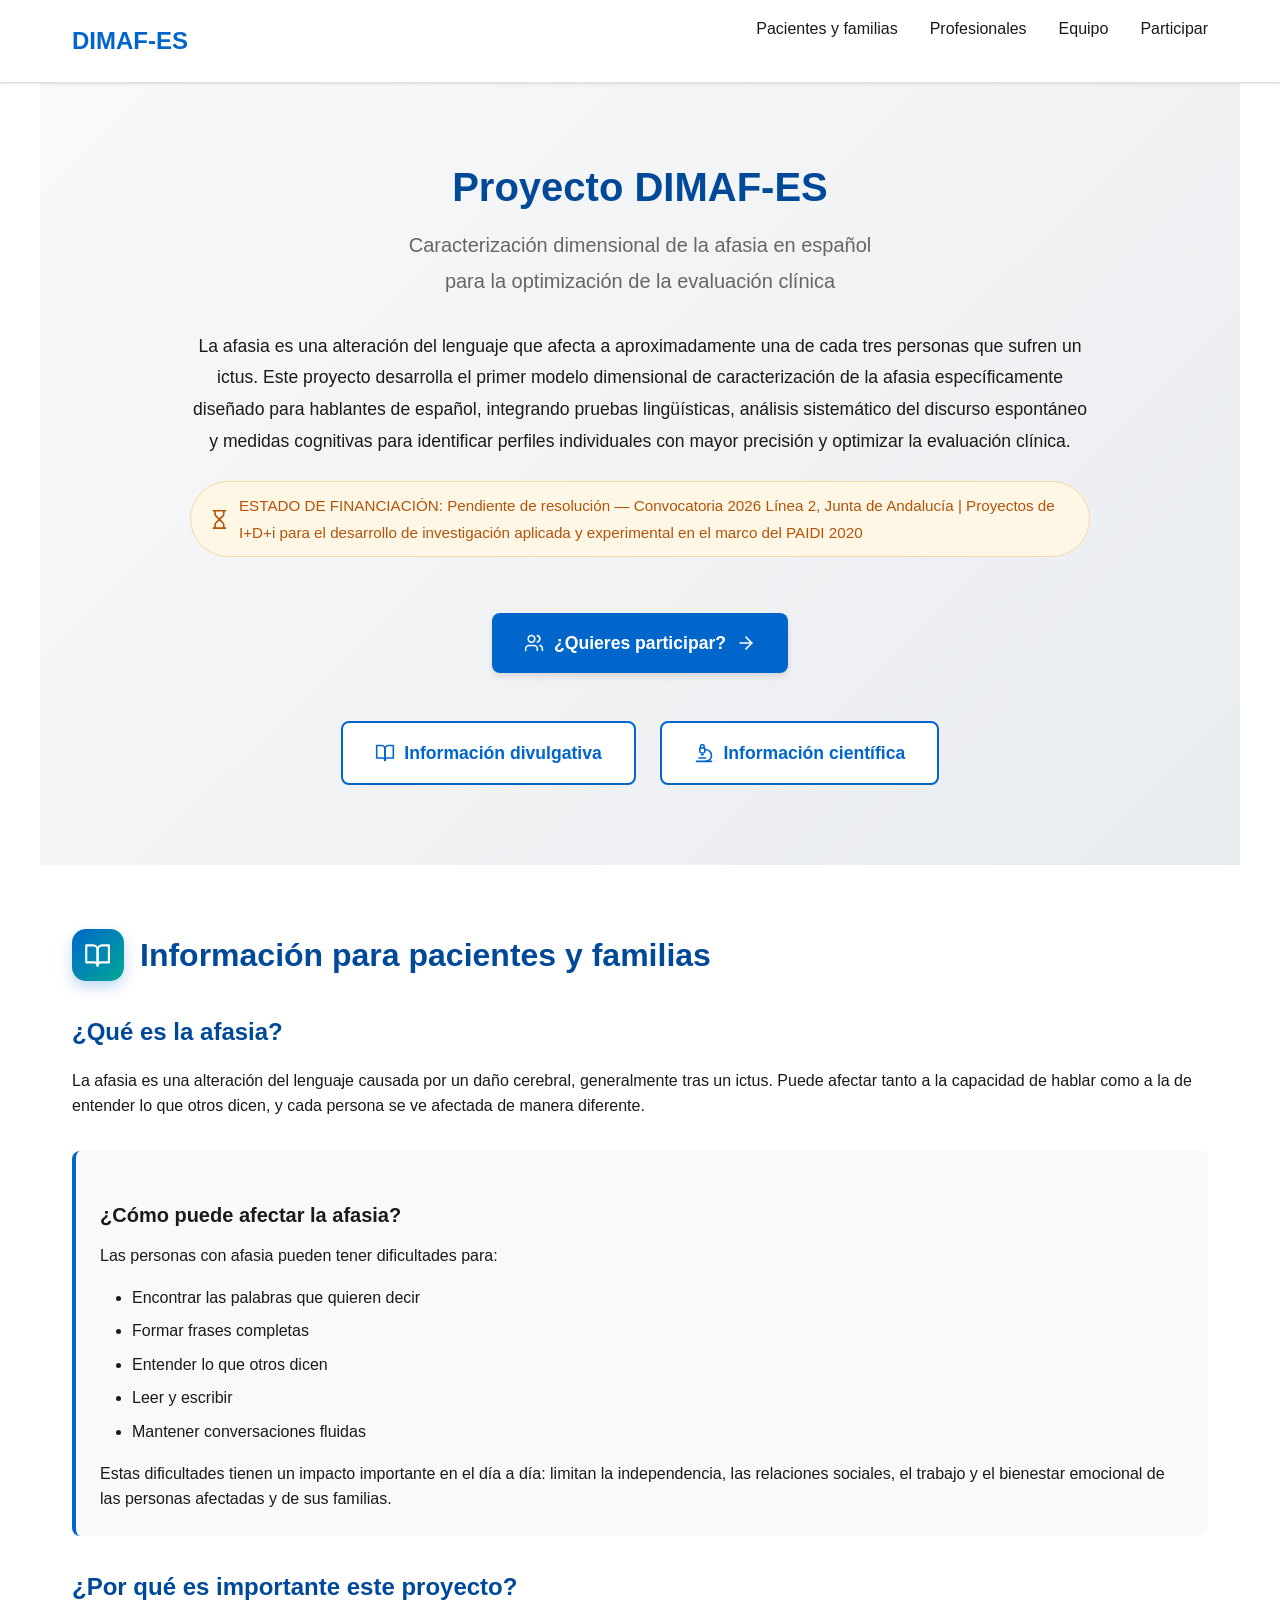
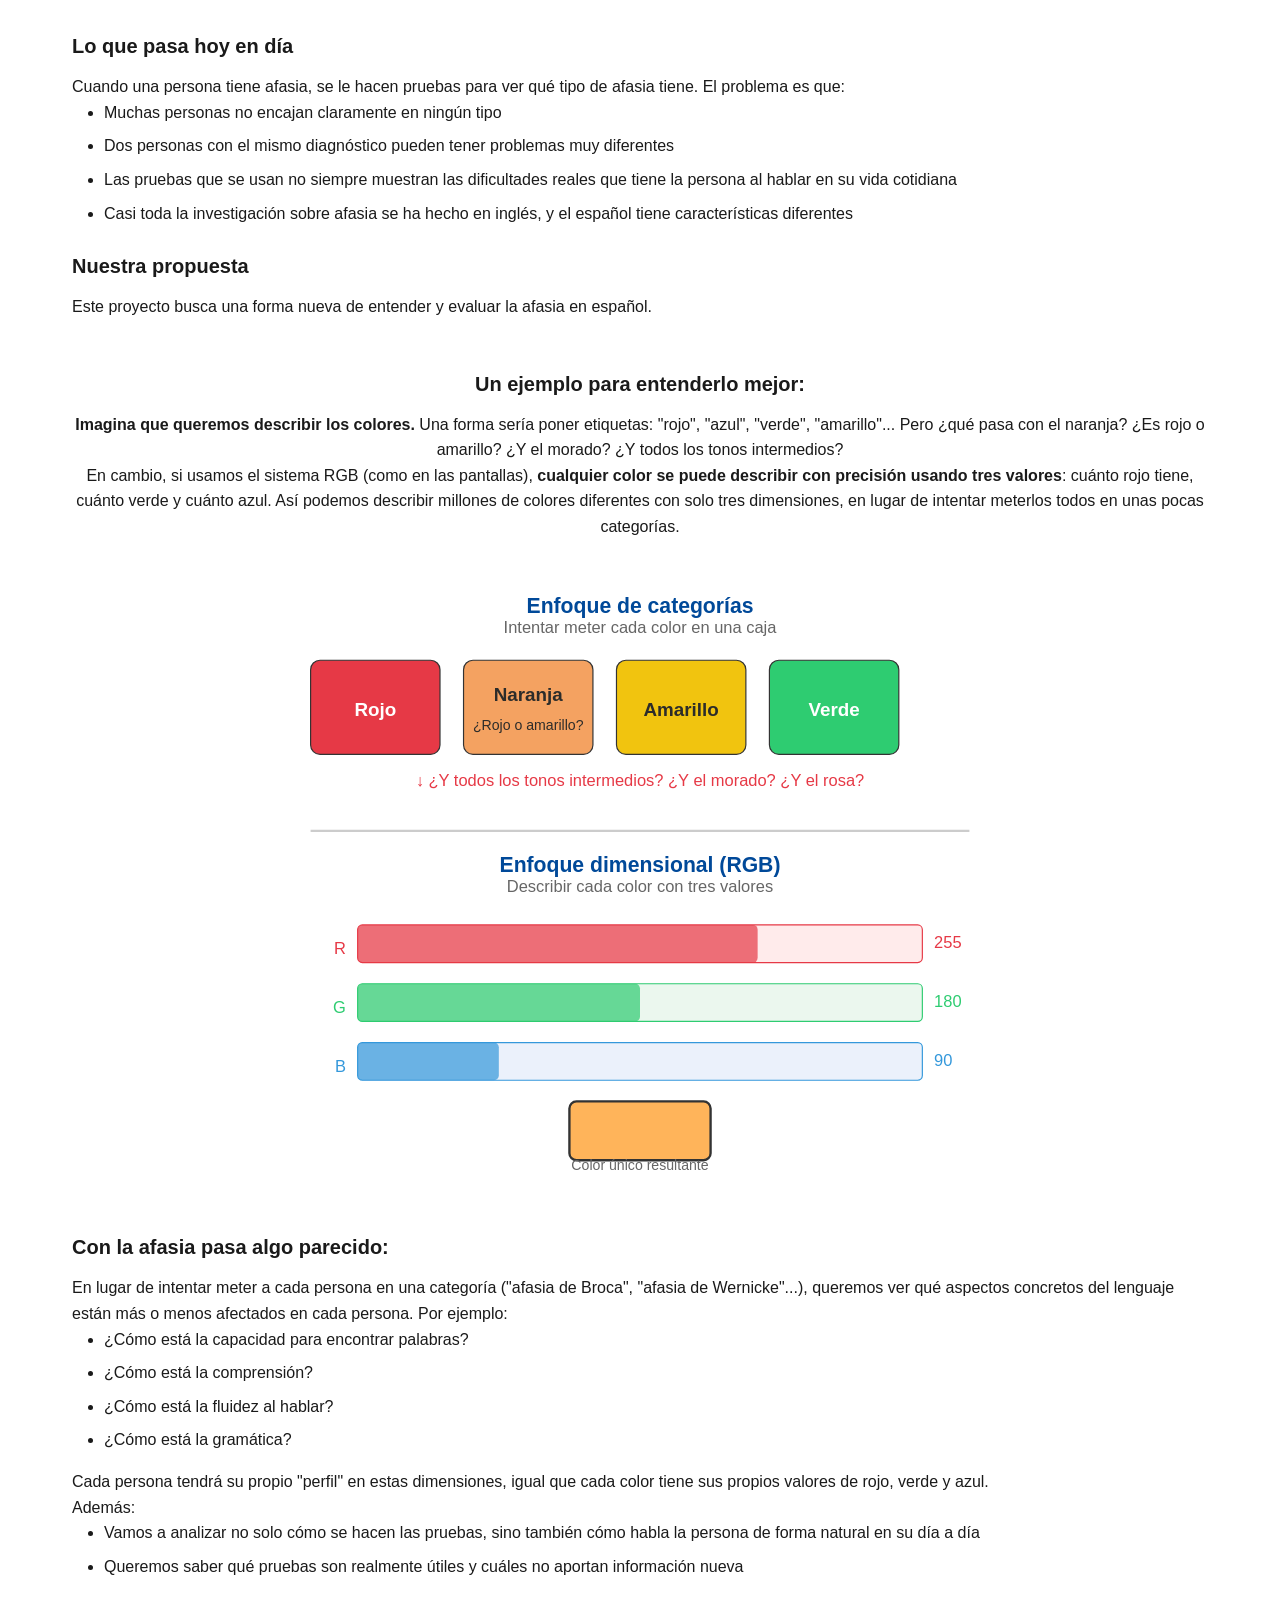
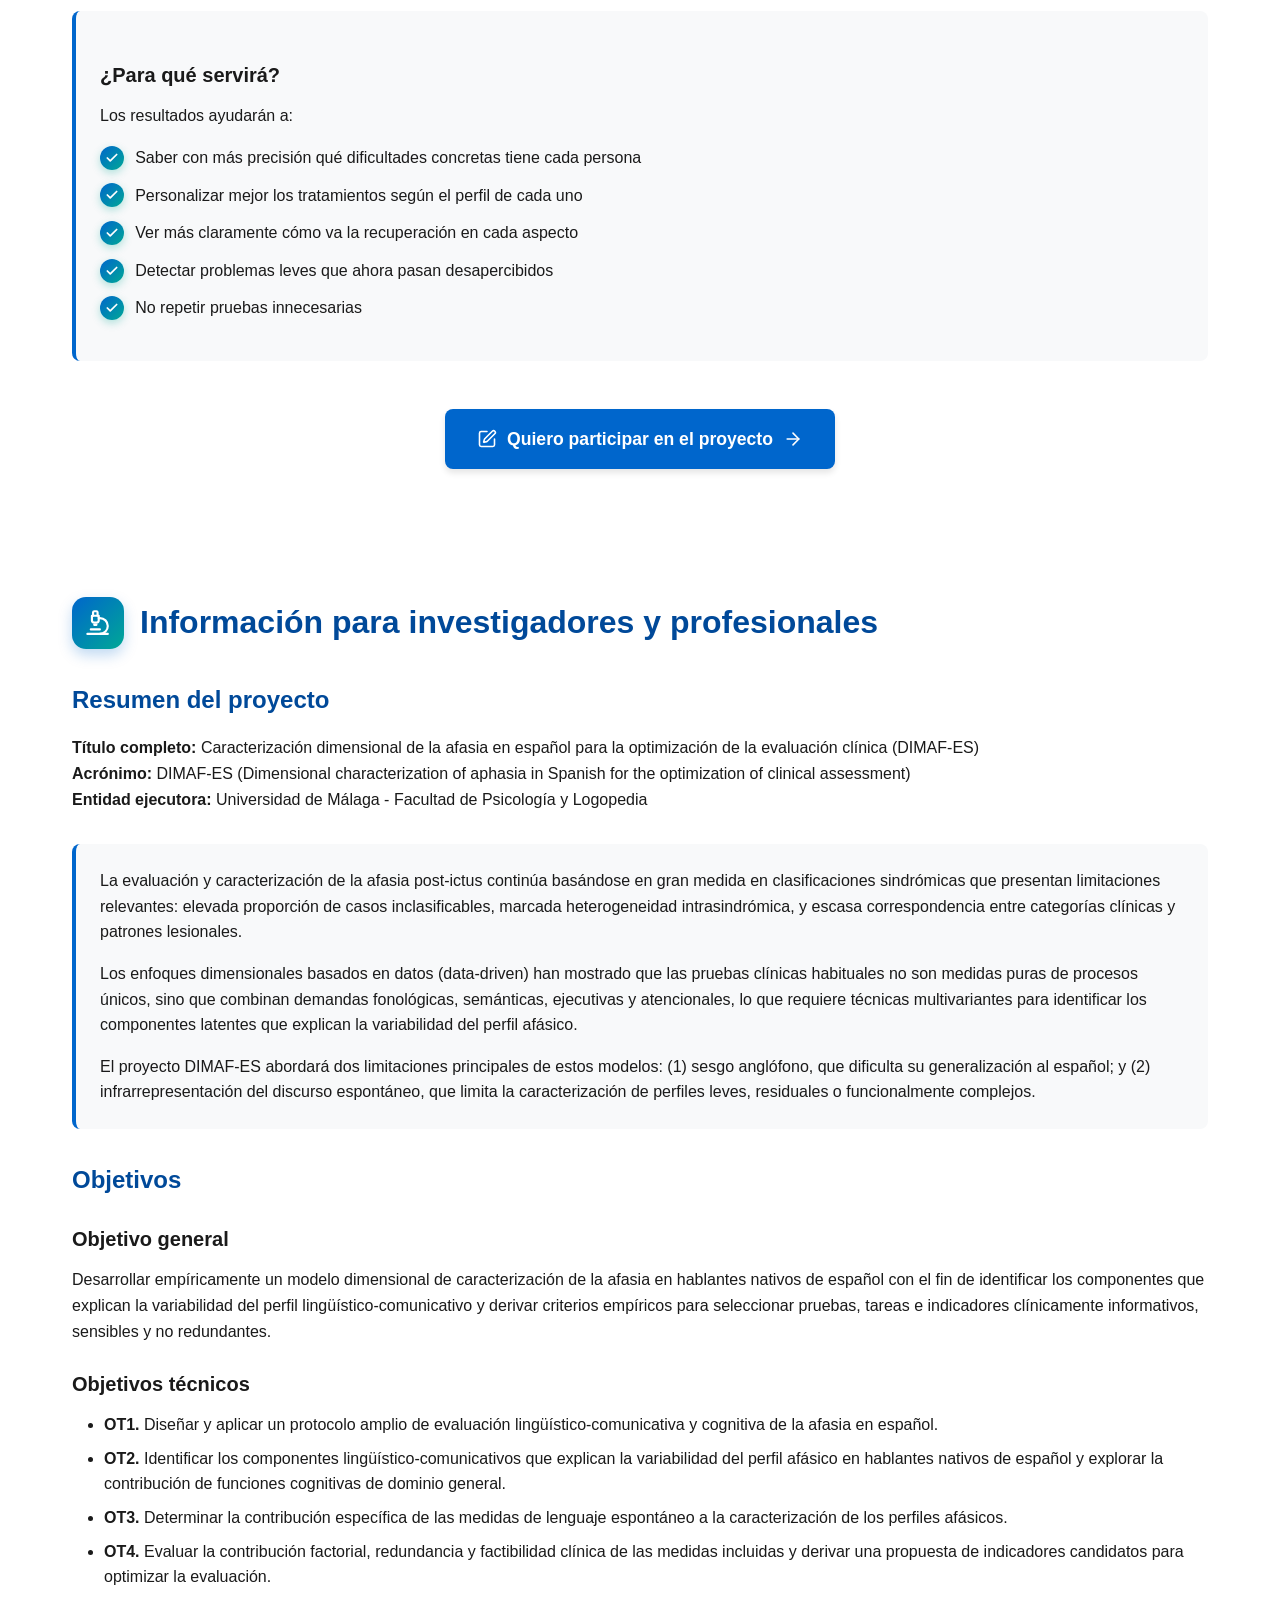
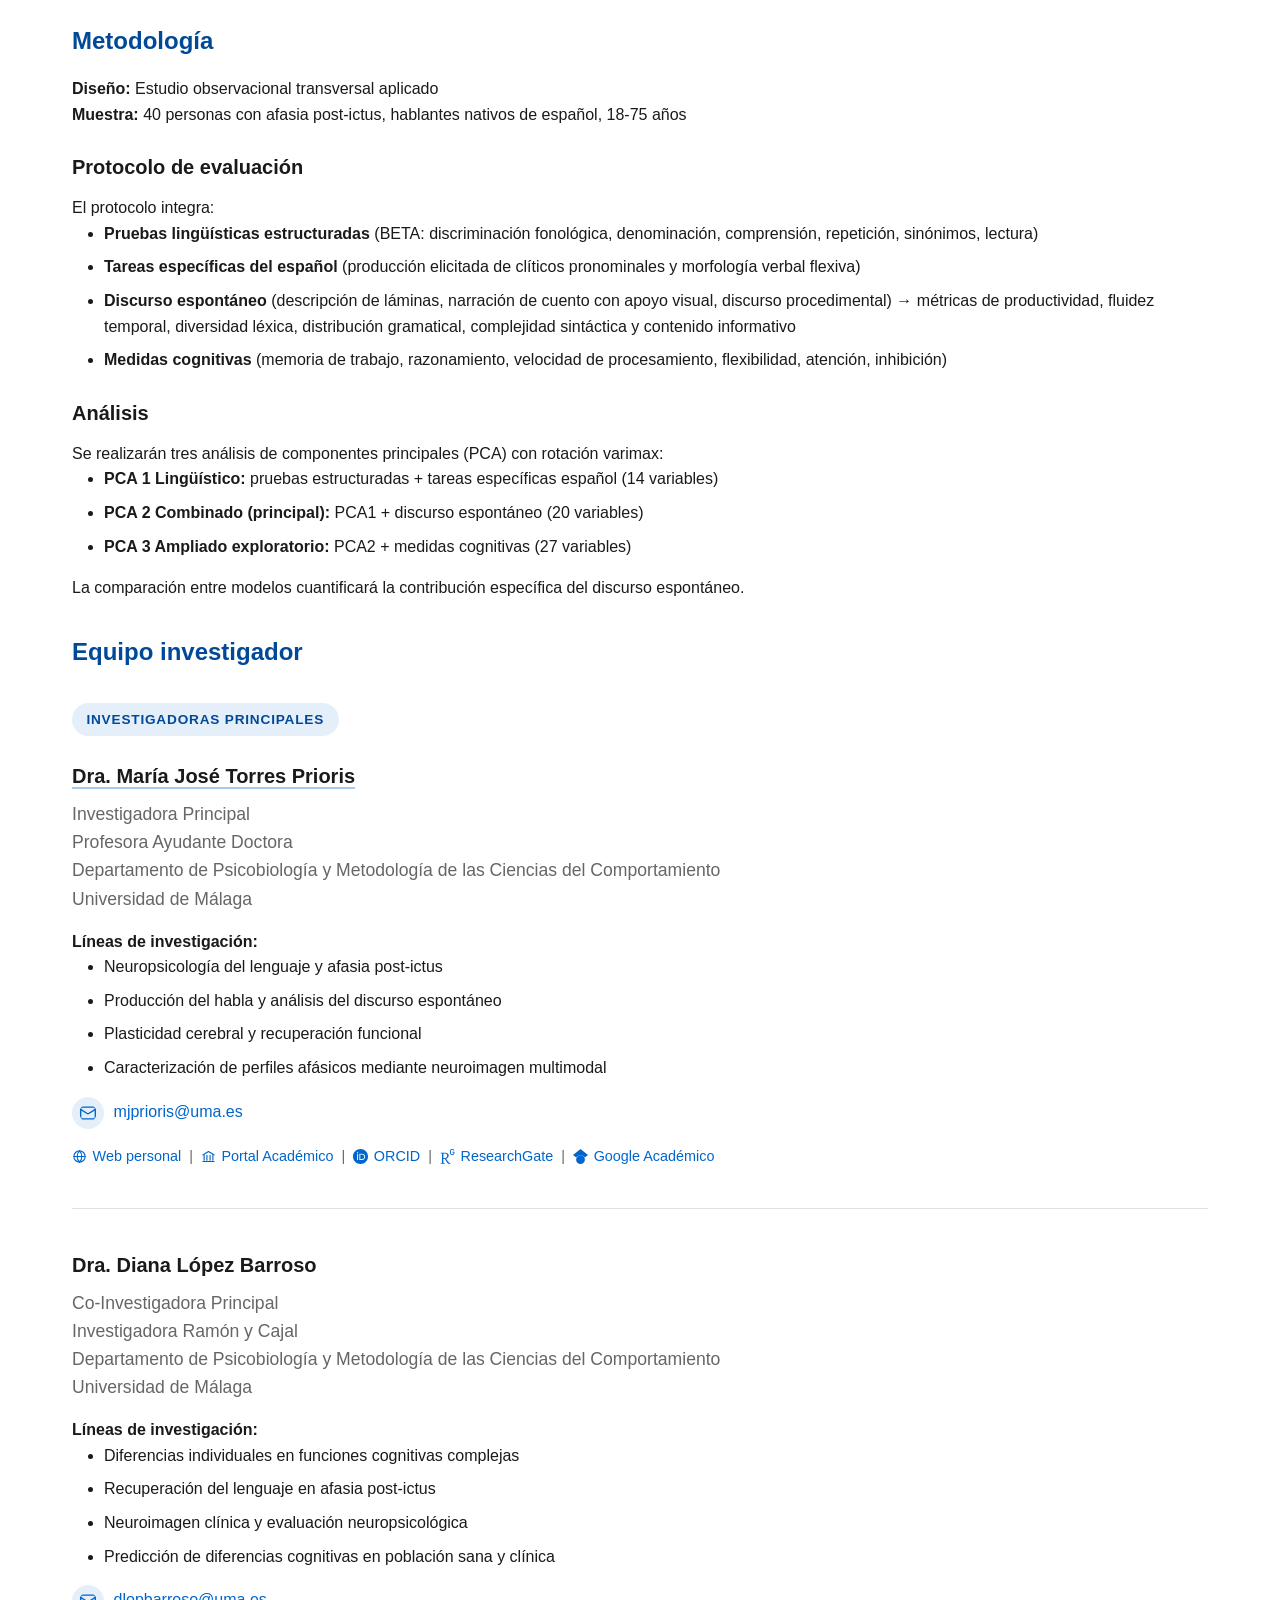
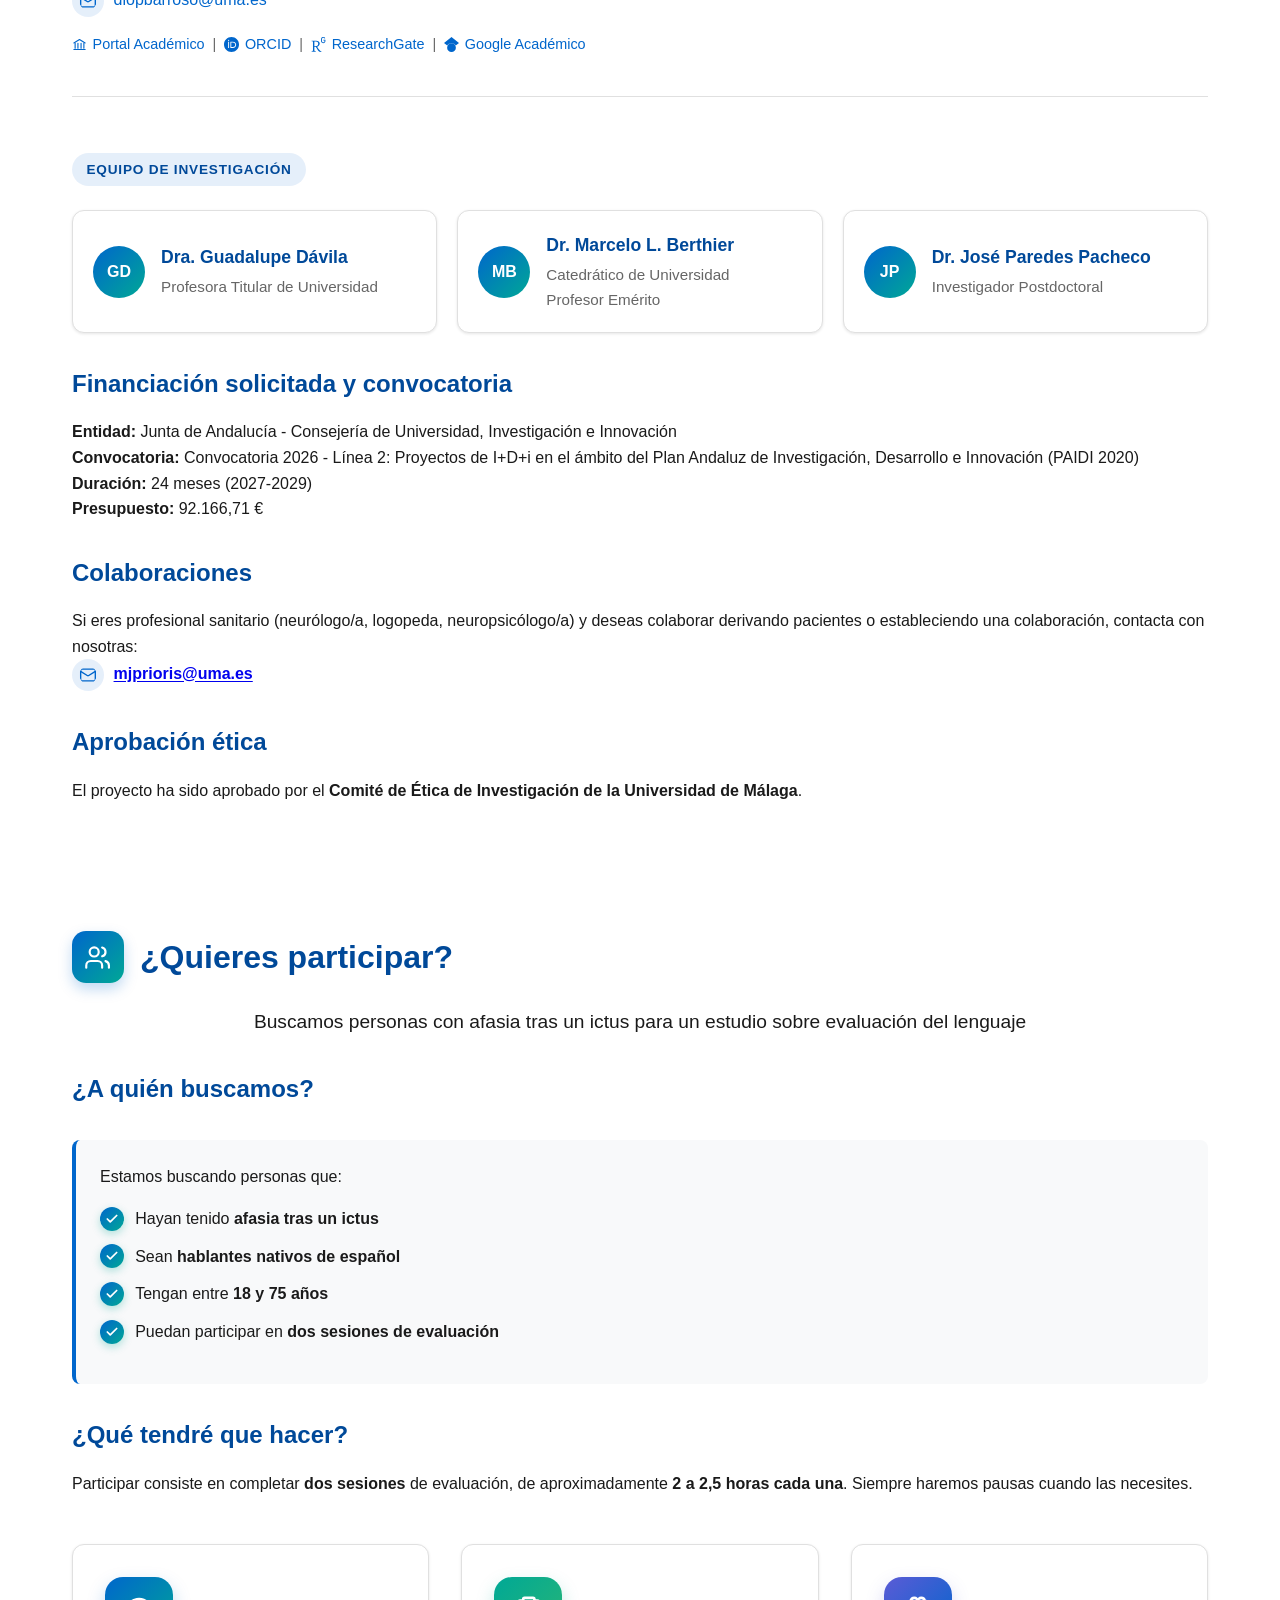
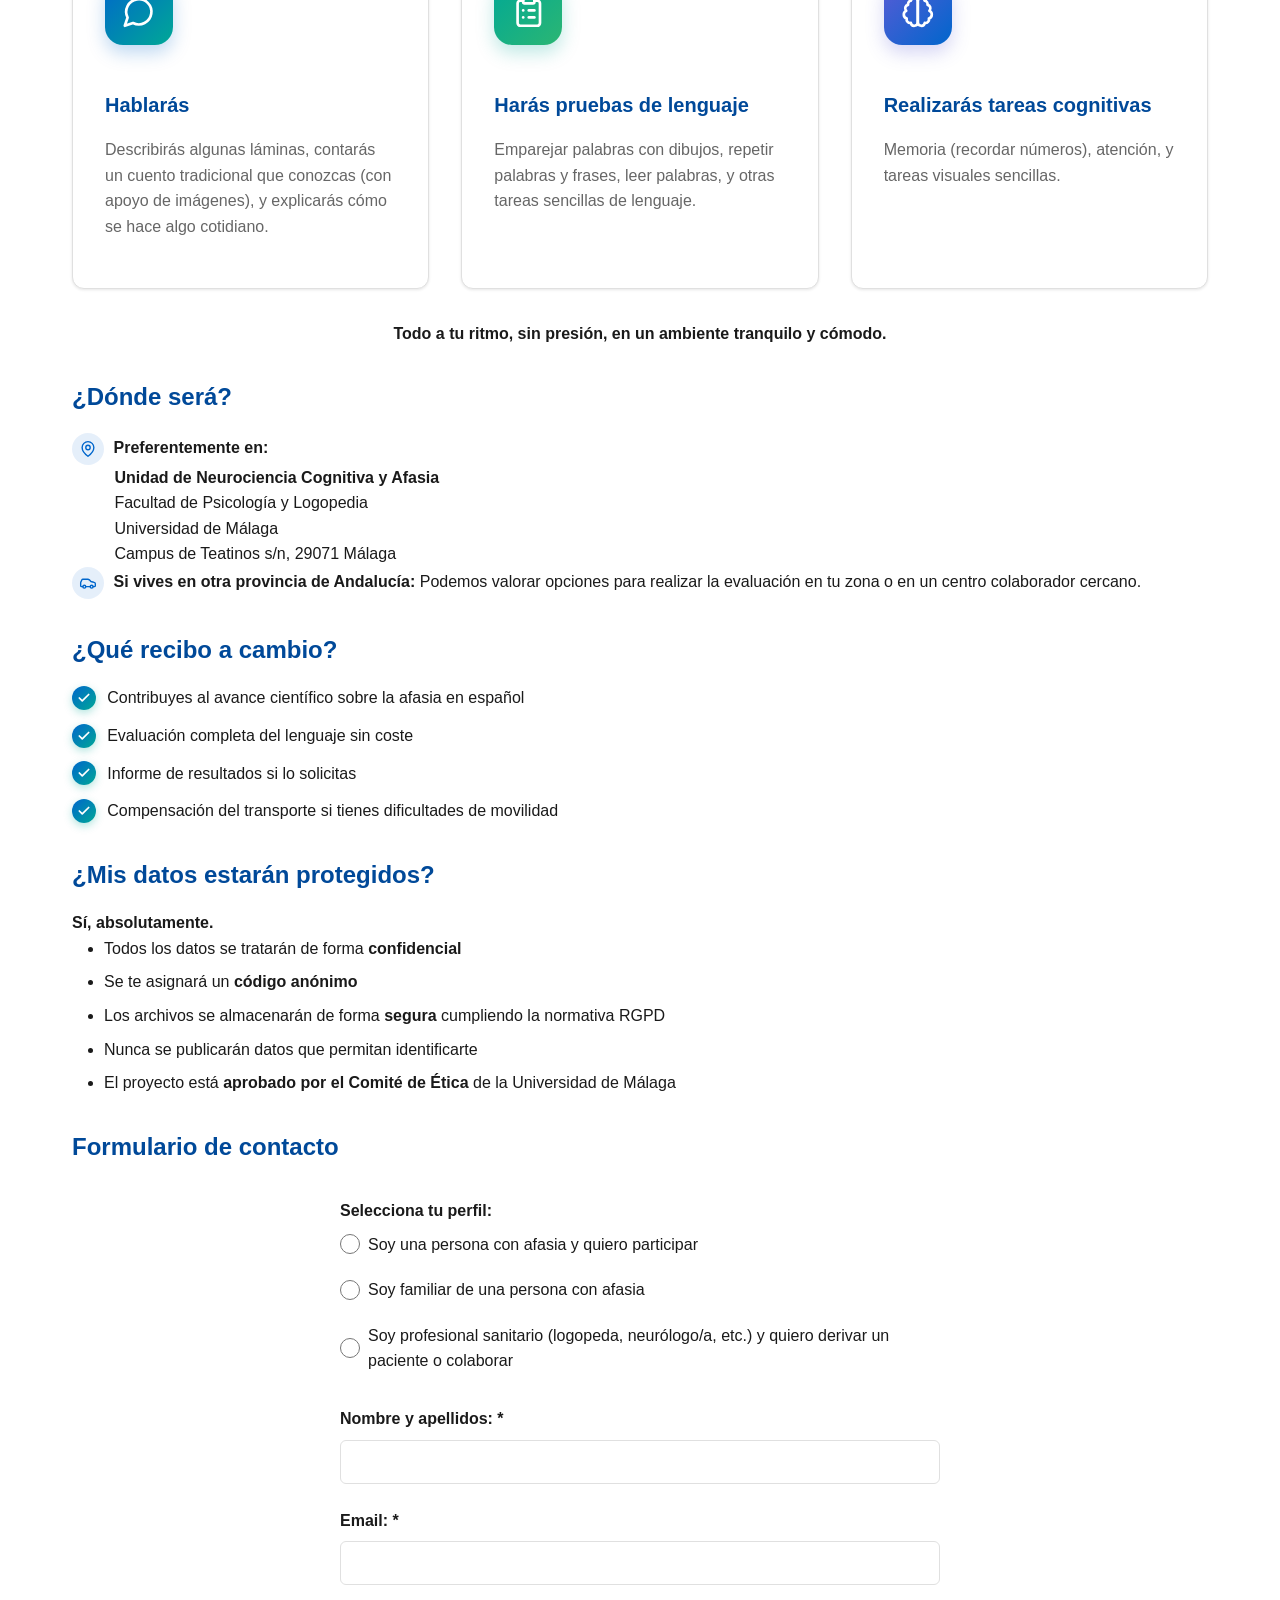
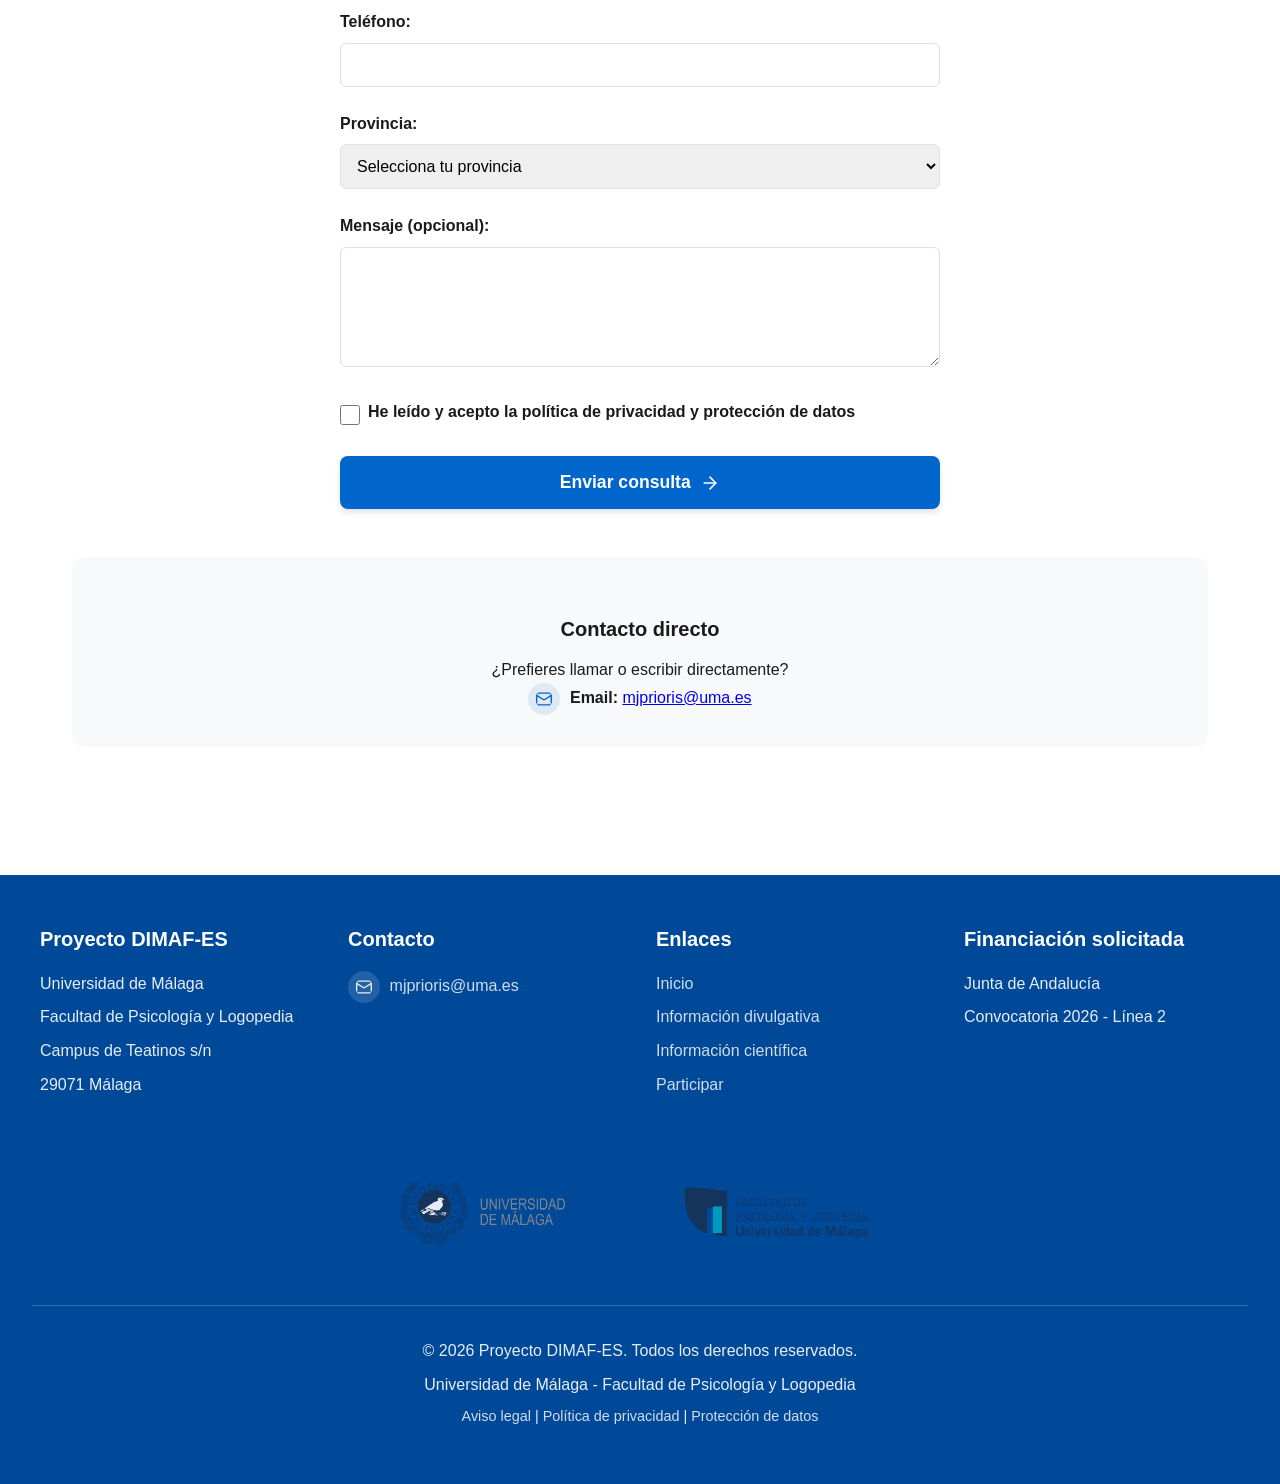
<file: index.html>
<!DOCTYPE html>
<html lang="es">
<head>
    <meta charset="UTF-8">
    <meta name="viewport" content="width=device-width, initial-scale=1.0">
    <title>DIMAF-ES | Caracterización dimensional de la afasia en español</title>
    <meta name="description" content="Proyecto de investigación para optimizar la evaluación de la afasia post-ictus en población hispanohablante">

    <!-- Favicon -->
    <link rel="icon" href="favicon.ico">

    <script type="text/javascript">
    (function(c,l,a,r,i,t,y){
        c[a]=c[a]||function(){(c[a].q=c[a].q||[]).push(arguments)};
        t=l.createElement(r);t.async=1;t.src="https://www.clarity.ms/tag/"+i;
        y=l.getElementsByTagName(r)[0];y.parentNode.insertBefore(t,y);
    })(window, document, "clarity", "script", "wq28x73fr1");
</script>

    <style>
        * {
            margin: 0;
            padding: 0;
            box-sizing: border-box;
        }

        :root {
            --color-primary: #0066cc;
            --color-primary-dark: #004999;
            --color-accent: #00a896;
            --color-text: #1a1a1a;
            --color-text-muted: #666;
            --color-bg: #ffffff;
            --color-bg-alt: #f8f9fa;
            --color-border: #e0e0e0;
            --font-sans: -apple-system, BlinkMacSystemFont, 'Segoe UI', Roboto, 'Helvetica Neue', Arial, sans-serif;
            --shadow-sm: 0 1px 3px rgba(0,0,0,0.1);
            --shadow-md: 0 4px 6px rgba(0,0,0,0.1);
            --shadow-lg: 0 10px 20px rgba(0,0,0,0.1);
        }

        body {
            font-family: var(--font-sans);
            color: var(--color-text);
            line-height: 1.6;
            background: var(--color-bg);
        }

        /* Header y navegación */
        header {
            background: var(--color-bg);
            border-bottom: 1px solid var(--color-border);
            position: sticky;
            top: 0;
            z-index: 100;
            box-shadow: var(--shadow-sm);
        }

        nav {
            max-width: 1200px;
            margin: 0 auto;
            padding: 1rem 2rem;
            display: flex;
            justify-content: space-between;
            align-items: center;
            gap: 2rem;
        }

        .logo {
            font-size: 1.5rem;
            font-weight: 700;
            color: var(--color-primary);
            text-decoration: none;
        }

        .nav-links {
            display: flex;
            gap: 2rem;
            list-style: none;
        }

        .nav-links a {
            color: var(--color-text);
            text-decoration: none;
            font-weight: 500;
            transition: color 0.2s;
        }

        .nav-links a:hover {
            color: var(--color-primary);
        }

        /* Secciones */
        section {
            max-width: 1200px;
            margin: 0 auto;
            padding: 4rem 2rem;
        }

        /* Que la cabecera fija no tape el título al saltar desde el menú */
        section[id] {
            scroll-margin-top: 2rem;
        }

        .hero {
            text-align: center;
            padding: 5rem 2rem;
            background: linear-gradient(135deg, #f8f9fa 0%, #e9ecef 100%);
        }

        .hero h1 {
            font-size: 2.5rem;
            line-height: 1.2;
            margin-bottom: 1rem;
            color: var(--color-primary-dark);
        }

        .hero .subtitle {
            font-size: 1.25rem;
            color: var(--color-text-muted);
            margin-bottom: 2rem;
            max-width: 800px;
            margin-left: auto;
            margin-right: auto;
        }

        .hero p {
            font-size: 1.1rem;
            color: var(--color-text);
            max-width: 900px;
            margin: 0 auto 1.5rem;
            line-height: 1.8;
        }

        /* Botones */
        .btn {
            display: inline-block;
            padding: 1rem 2rem;
            font-size: 1.1rem;
            font-weight: 600;
            text-decoration: none;
            border-radius: 8px;
            transition: all 0.3s;
            border: none;
            cursor: pointer;
        }

        .btn-primary {
            background: var(--color-primary);
            color: white;
            box-shadow: var(--shadow-md);
        }

        .btn-primary:hover {
            background: var(--color-primary-dark);
            transform: translateY(-2px);
            box-shadow: var(--shadow-lg);
        }

        .btn-secondary {
            background: var(--color-bg);
            color: var(--color-primary);
            border: 2px solid var(--color-primary);
        }

        .btn-secondary:hover {
            background: var(--color-primary);
            color: white;
        }

        .btn-group {
            display: flex;
            gap: 1.5rem;
            justify-content: center;
            flex-wrap: wrap;
            margin-top: 3rem;
        }

        /* Cards */
        .card-grid {
            display: grid;
            grid-template-columns: repeat(auto-fit, minmax(300px, 1fr));
            gap: 2rem;
            margin-top: 3rem;
        }

        .card {
            background: var(--color-bg);
            border: 1px solid var(--color-border);
            border-radius: 12px;
            padding: 2rem;
            box-shadow: var(--shadow-sm);
            transition: all 0.3s;
        }

        .card:hover {
            box-shadow: var(--shadow-lg);
            transform: translateY(-4px);
        }

        .card h3 {
            font-size: 1.5rem;
            margin-bottom: 1rem;
            color: var(--color-primary-dark);
        }

        .card h4 {
            font-size: 1.25rem;
            margin-bottom: 1rem;
            color: var(--color-primary-dark);
        }

        .card p {
            color: var(--color-text-muted);
            margin-bottom: 1rem;
        }

        /* Títulos de sección */
        h2 {
            font-size: 2rem;
            margin-bottom: 1.5rem;
            color: var(--color-primary-dark);
        }

        h3 {
            font-size: 1.5rem;
            margin-top: 2rem;
            margin-bottom: 1rem;
            color: var(--color-primary-dark);
        }

        h4 {
            font-size: 1.25rem;
            margin-top: 1.5rem;
            margin-bottom: 0.75rem;
            color: var(--color-text);
        }

        /* Contenido de texto */
        .content-box {
            background: var(--color-bg-alt);
            border-left: 4px solid var(--color-primary);
            padding: 1.5rem;
            border-radius: 8px;
            margin: 2rem 0;
        }

        .content-box p {
            margin-bottom: 1rem;
        }

        .content-box p:last-child {
            margin-bottom: 0;
        }

        ul, ol {
            margin-left: 2rem;
            margin-bottom: 1rem;
        }

        li {
            margin-bottom: 0.5rem;
        }

        /* Imagen RGB */
        .diagram-container {
            margin: 3rem 0;
            text-align: center;
        }

        .diagram-container img {
            max-width: 100%;
            height: auto;
            border-radius: 12px;
            box-shadow: var(--shadow-md);
        }

        /* Formulario */
        form {
            max-width: 600px;
            margin: 2rem auto;
        }

        .form-group {
            margin-bottom: 1.5rem;
        }

        label {
            display: block;
            margin-bottom: 0.5rem;
            font-weight: 600;
            color: var(--color-text);
        }

        input[type="text"],
        input[type="email"],
        input[type="tel"],
        select,
        textarea {
            width: 100%;
            padding: 0.75rem;
            border: 1px solid var(--color-border);
            border-radius: 6px;
            font-size: 1rem;
            font-family: var(--font-sans);
        }

        input:focus,
        select:focus,
        textarea:focus {
            outline: none;
            border-color: var(--color-primary);
            box-shadow: 0 0 0 3px rgba(0, 102, 204, 0.1);
        }

        textarea {
            resize: vertical;
            min-height: 120px;
        }

        .radio-group {
            display: flex;
            flex-direction: column;
            gap: 0.75rem;
        }

        .radio-group label {
            display: flex;
            align-items: center;
            font-weight: 400;
            cursor: pointer;
        }

        .radio-group input[type="radio"] {
            margin-right: 0.5rem;
            width: auto;
        }

        .checkbox-group {
            display: flex;
            align-items: center;
            gap: 0.5rem;
        }

        .checkbox-group input[type="checkbox"] {
            width: auto;
        }

        /* Equipo */
        .team-member {
            margin-bottom: 2.5rem;
            padding-bottom: 2.5rem;
            border-bottom: 1px solid var(--color-border);
        }

        .team-member:last-child {
            border-bottom: none;
        }

        .team-member h3 {
            margin-top: 0;
            margin-bottom: 0.5rem;
        }

        .team-member h4 {
            margin-top: 0;
            margin-bottom: 0.5rem;
        }

        .team-member .role {
            color: var(--color-text-muted);
            font-size: 1.1rem;
            margin-bottom: 1rem;
        }

        .team-member .email {
            color: var(--color-primary);
            text-decoration: none;
            font-weight: 500;
        }

        .team-member .email:hover {
            text-decoration: underline;
        }

        .person-link {
            color: inherit;
            text-decoration: none;
            border-bottom: 2px solid rgba(0, 102, 204, 0.35);
            transition: color 0.2s, border-color 0.2s;
        }

        .person-link:hover {
            color: var(--color-primary);
            border-color: var(--color-primary);
        }

        /* Ajustes para móvil */
        .scroll-hint {
            display: none;
        }

        .card-grid {
            grid-template-columns: repeat(auto-fit, minmax(min(300px, 100%), 1fr));
        }

        .team-grid {
            grid-template-columns: repeat(auto-fit, minmax(min(260px, 100%), 1fr));
        }

        .radio-group input[type="radio"],
        .checkbox-group input[type="checkbox"] {
            width: 1.25rem;
            height: 1.25rem;
            flex-shrink: 0;
            accent-color: var(--color-primary);
        }

        @media (max-width: 768px) {
            .diagram-scroll {
                overflow-x: auto;
                -webkit-overflow-scrolling: touch;
                margin: 0 -1rem;
                padding: 0 1rem;
            }

            .diagram-scroll svg {
                min-width: 600px;
            }

            .scroll-hint {
                display: block;
                font-size: 0.9rem;
                color: var(--color-text-muted);
                font-style: italic;
            }

            .nav-links a {
                display: inline-block;
                padding: 0.35rem 0;
            }

            .academic-links span {
                display: none;
            }

            .academic-links a {
                padding: 0.4rem 0.75rem;
                border: 1px solid var(--color-border);
                border-radius: 999px;
                background: var(--color-bg-alt);
            }

            .radio-group label {
                padding: 0.4rem 0;
            }
        }

        /* Grupos del equipo */
        .team-group {
            display: inline-block;
            margin: 1rem 0 1.5rem;
            padding: 0.35rem 0.9rem;
            border-radius: 999px;
            background: rgba(0, 102, 204, 0.1);
            color: var(--color-primary-dark);
            font-size: 0.85rem;
            font-weight: 700;
            letter-spacing: 0.06em;
            text-transform: uppercase;
        }

        .team-grid {
            display: grid;
            grid-template-columns: repeat(auto-fit, minmax(260px, 1fr));
            gap: 1.25rem;
            margin-bottom: 2rem;
        }

        .team-card {
            display: flex;
            align-items: center;
            gap: 1rem;
            padding: 1.25rem;
            border: 1px solid var(--color-border);
            border-radius: 12px;
            background: var(--color-bg);
            box-shadow: var(--shadow-sm);
        }

        .team-card h4 {
            margin: 0 0 0.25rem;
            font-size: 1.1rem;
            color: var(--color-primary-dark);
        }

        .team-card .role {
            margin: 0;
            color: var(--color-text-muted);
            font-size: 0.95rem;
        }

        .team-avatar {
            display: inline-flex;
            align-items: center;
            justify-content: center;
            width: 3.25rem;
            height: 3.25rem;
            border-radius: 50%;
            background: linear-gradient(135deg, #0066cc 0%, #00a896 100%);
            color: #fff;
            font-weight: 700;
            flex-shrink: 0;
        }

        #equipo {
            scroll-margin-top: 7rem;
        }

        @media (max-width: 768px) {
            #equipo {
                scroll-margin-top: 10rem;
            }
        }

        /* Footer */
        footer {
            background: var(--color-primary-dark);
            color: white;
            padding: 3rem 2rem;
            margin-top: 4rem;
        }

        .footer-content {
            max-width: 1200px;
            margin: 0 auto;
            display: grid;
            grid-template-columns: repeat(auto-fit, minmax(250px, 1fr));
            gap: 2rem;
        }

        footer h4 {
            color: white;
            margin-top: 0;
            margin-bottom: 1rem;
        }

        footer p {
            margin-bottom: 0.5rem;
            opacity: 0.9;
        }

        footer a {
            color: white;
            opacity: 0.9;
            text-decoration: none;
        }

        footer a:hover {
            opacity: 1;
            text-decoration: underline;
        }

        .footer-logos {
            display: flex;
            gap: 2rem;
            align-items: center;
            margin-top: 1rem;
            flex-wrap: wrap;
        }

        .footer-logos img {
            height: 80px;
            width: auto;
            opacity: 0.9;
            transition: opacity 0.3s;
        }

        .footer-logos img:hover {
            opacity: 1;
        }

        /* Logo en header */
        .logo-container {
            display: flex;
            align-items: center;
            gap: 1rem;
        }

        .logo-img {
            height: 40px;
            width: auto;
        }

        /* Responsive */
        @media (max-width: 768px) {
            .hero h1 {
                font-size: 2rem;
            }

            .hero .subtitle {
                font-size: 1.1rem;
            }

            nav {
                flex-direction: column;
                align-items: flex-start;
                gap: 0.5rem;
                padding: 0.75rem 1.25rem;
            }

            .nav-links {
                flex-wrap: wrap;
                gap: 0.25rem 1rem;
                margin: 0;
                font-size: 0.95rem;
            }

            .nav-links li {
                margin: 0;
            }

            section[id] {
                scroll-margin-top: 6rem;
            }

            .btn-group {
                flex-direction: column;
                align-items: stretch;
            }

            .btn {
                text-align: center;
            }

            .footer-logos {
                justify-content: center;
            }

            .footer-logos img {
                height: 60px;
            }
        }

        /* Iconos de línea (SVG, estilo Lucide) */
        :root {
            --grad-icon: linear-gradient(135deg, #0066cc 0%, #00a896 100%);
        }

        .i {
            width: 1.1em;
            height: 1.1em;
            vertical-align: -0.18em;
            fill: none;
            stroke: currentColor;
            stroke-width: 1.9;
            stroke-linecap: round;
            stroke-linejoin: round;
            flex-shrink: 0;
        }

        /* Títulos de sección con icono */
        h2.with-icon {
            display: flex;
            align-items: center;
            gap: 1rem;
        }

        .h2-icon {
            display: inline-flex;
            align-items: center;
            justify-content: center;
            width: 3.25rem;
            height: 3.25rem;
            border-radius: 14px;
            background: var(--grad-icon);
            color: #fff;
            box-shadow: 0 6px 14px rgba(0, 102, 204, 0.25);
            flex-shrink: 0;
        }

        .h2-icon .i {
            width: 1.7rem;
            height: 1.7rem;
            vertical-align: 0;
        }

        /* Tarjetas */
        .icon {
            display: inline-flex;
            align-items: center;
            justify-content: center;
            width: 4.25rem;
            height: 4.25rem;
            margin-bottom: 1.25rem;
            border-radius: 18px;
            background: var(--grad-icon);
            color: #fff;
            box-shadow: 0 8px 18px rgba(0, 102, 204, 0.25);
            transition: transform 0.3s;
        }

        .card:nth-child(2) .icon {
            background: linear-gradient(135deg, #00a896 0%, #2bb673 100%);
            box-shadow: 0 8px 18px rgba(0, 168, 150, 0.25);
        }

        .card:nth-child(3) .icon {
            background: linear-gradient(135deg, #5b5bd6 0%, #0066cc 100%);
            box-shadow: 0 8px 18px rgba(91, 91, 214, 0.25);
        }

        .card:hover .icon {
            transform: scale(1.06) rotate(-3deg);
        }

        .icon .i {
            width: 2.1rem;
            height: 2.1rem;
            vertical-align: 0;
        }

        /* Correo, ubicación y transporte */

        .meta-line .i {
            box-sizing: content-box;
            width: 1.1rem;
            height: 1.1rem;
            padding: 0.45rem;
            border-radius: 50%;
            background: rgba(0, 102, 204, 0.1);
            color: var(--color-primary);
            vertical-align: middle;
            margin-right: 0.6rem;
        }

        p.meta-line + p {
            margin-left: 2.65rem;
        }

        footer .meta-line .i {
            background: rgba(255, 255, 255, 0.15);
            color: #fff;
        }

        /* Estado de financiación */
        .status-pill {
            display: inline-flex;
            align-items: center;
            gap: 0.6rem;
            padding: 0.6rem 1.1rem;
            border-radius: 999px;
            background: #fff7e6;
            border: 1px solid #f5d9a6;
            text-align: left;
        }

        .status-pill .i {
            width: 1.3rem;
            height: 1.3rem;
            vertical-align: 0;
        }

        /* Botones */
        .btn {
            display: inline-flex;
            align-items: center;
            justify-content: center;
            gap: 0.6rem;
        }

        .btn .i {
            width: 1.25rem;
            height: 1.25rem;
            vertical-align: 0;
            transition: transform 0.3s;
        }

        .btn:hover .i-go {
            transform: translateX(4px);
        }

        /* Listas con marca de verificación */
        ul.check-list {
            list-style: none;
            margin-left: 0;
        }

        ul.check-list li {
            position: relative;
            padding-left: 2.2rem;
            margin-bottom: 0.75rem;
        }

        ul.check-list li::before {
            content: "";
            position: absolute;
            left: 0;
            top: 0.05em;
            width: 1.5em;
            height: 1.5em;
            border-radius: 50%;
            background: var(--grad-icon) ;
            box-shadow: 0 3px 8px rgba(0, 168, 150, 0.3);
        }

        ul.check-list li::after {
            content: "";
            position: absolute;
            left: 0.3em;
            top: 0.35em;
            width: 0.9em;
            height: 0.9em;
            background-color: #fff;
            -webkit-mask: url("data:image/svg+xml,%3Csvg xmlns='http://www.w3.org/2000/svg' viewBox='0 0 24 24' fill='none' stroke='black' stroke-width='3' stroke-linecap='round' stroke-linejoin='round'%3E%3Cpath d='M20 6 9 17l-5-5'/%3E%3C/svg%3E") center / contain no-repeat;
            mask: url("data:image/svg+xml,%3Csvg xmlns='http://www.w3.org/2000/svg' viewBox='0 0 24 24' fill='none' stroke='black' stroke-width='3' stroke-linecap='round' stroke-linejoin='round'%3E%3Cpath d='M20 6 9 17l-5-5'/%3E%3C/svg%3E") center / contain no-repeat;
        }

        @media (max-width: 768px) {
            h2.with-icon {
                font-size: 1.6rem;
            }

            .h2-icon {
                width: 2.75rem;
                height: 2.75rem;
            }

            .status-pill {
                border-radius: 16px;
            }
        }
    
        /* Iconos de los enlaces académicos (añadidos por el panel) */
        .academic-links a { display: inline-flex; align-items: center; gap: 0.35rem; }
        .academic-links .ico { width: 15px; height: 15px; flex: none; }
</style>
</head>
<body>

    <!-- Iconos SVG (Lucide, licencia ISC) -->
    <svg xmlns="http://www.w3.org/2000/svg" style="display: none;">
        <symbol id="i-mail" viewBox="0 0 24 24"><rect width="20" height="16" x="2" y="4" rx="2"/><path d="m22 7-8.97 5.7a1.94 1.94 0 0 1-2.06 0L2 7"/></symbol>
        <symbol id="i-pin" viewBox="0 0 24 24"><path d="M20 10c0 6-8 12-8 12s-8-6-8-12a8 8 0 0 1 16 0Z"/><circle cx="12" cy="10" r="3"/></symbol>
        <symbol id="i-car" viewBox="0 0 24 24"><path d="M19 17h2c.6 0 1-.4 1-1v-3c0-.9-.7-1.7-1.5-1.9C18.7 10.6 16 10 16 10s-1.3-1.4-2.2-2.3c-.5-.4-1.1-.7-1.8-.7H5c-.6 0-1.1.4-1.4.9l-1.4 2.9A3.7 3.7 0 0 0 2 12v4c0 .6.4 1 1 1h2"/><circle cx="7" cy="17" r="2"/><path d="M9 17h6"/><circle cx="17" cy="17" r="2"/></symbol>
        <symbol id="i-clock" viewBox="0 0 24 24"><circle cx="12" cy="12" r="10"/><path d="M12 6v6l4 2"/></symbol>
        <symbol id="i-book" viewBox="0 0 24 24"><path d="M2 3h6a4 4 0 0 1 4 4v14a3 3 0 0 0-3-3H2z"/><path d="M22 3h-6a4 4 0 0 0-4 4v14a3 3 0 0 1 3-3h7z"/></symbol>
        <symbol id="i-microscope" viewBox="0 0 24 24"><path d="M6 18h8"/><path d="M3 22h18"/><path d="M14 22a7 7 0 1 0 0-14h-1"/><path d="M9 14h2"/><path d="M9 12a2 2 0 0 1-2-2V6h6v4a2 2 0 0 1-2 2Z"/><path d="M12 6V3a1 1 0 0 0-1-1H9a1 1 0 0 0-1 1v3"/></symbol>
        <symbol id="i-users" viewBox="0 0 24 24"><path d="M16 21v-2a4 4 0 0 0-4-4H6a4 4 0 0 0-4 4v2"/><circle cx="9" cy="7" r="4"/><path d="M22 21v-2a4 4 0 0 0-3-3.87"/><path d="M16 3.13a4 4 0 0 1 0 7.75"/></symbol>
        <symbol id="i-pen" viewBox="0 0 24 24"><path d="M12 3H5a2 2 0 0 0-2 2v14a2 2 0 0 0 2 2h14a2 2 0 0 0 2-2v-7"/><path d="M18.375 2.625a1 1 0 0 1 3 3l-9.013 9.014a2 2 0 0 1-.853.505l-2.873.84a.5.5 0 0 1-.62-.62l.84-2.873a2 2 0 0 1 .506-.852z"/></symbol>
        <symbol id="i-hourglass" viewBox="0 0 24 24"><path d="M5 22h14"/><path d="M5 2h14"/><path d="M17 22v-4.172a2 2 0 0 0-.586-1.414L12 12l-4.414 4.414A2 2 0 0 0 7 17.828V22"/><path d="M7 2v4.172a2 2 0 0 0 .586 1.414L12 12l4.414-4.414A2 2 0 0 0 17 6.172V2"/></symbol>
        <symbol id="i-arrow" viewBox="0 0 24 24"><path d="M5 12h14"/><path d="m12 5 7 7-7 7"/></symbol>
        <symbol id="i-speech" viewBox="0 0 24 24"><path d="M7.9 20A9 9 0 1 0 4 16.1L2 22Z"/></symbol>
        <symbol id="i-clipboard" viewBox="0 0 24 24"><rect width="8" height="4" x="8" y="2" rx="1"/><path d="M16 4h2a2 2 0 0 1 2 2v14a2 2 0 0 1-2 2H6a2 2 0 0 1-2-2V6a2 2 0 0 1 2-2h2"/><path d="M12 11h4"/><path d="M12 16h4"/><path d="M8 11h.01"/><path d="M8 16h.01"/></symbol>
        <symbol id="i-brain" viewBox="0 0 24 24"><path d="M9.5 2A2.5 2.5 0 0 1 12 4.5v15a2.5 2.5 0 0 1-4.96.44 2.5 2.5 0 0 1-2.96-3.08 3 3 0 0 1-.34-5.58 2.5 2.5 0 0 1 1.32-4.24 2.5 2.5 0 0 1 1.98-3A2.5 2.5 0 0 1 9.5 2Z"/><path d="M14.5 2A2.5 2.5 0 0 0 12 4.5v15a2.5 2.5 0 0 0 4.96.44 2.5 2.5 0 0 0 2.96-3.08 3 3 0 0 0 .34-5.58 2.5 2.5 0 0 0-1.32-4.24 2.5 2.5 0 0 0-1.98-3A2.5 2.5 0 0 0 14.5 2Z"/></symbol>
    </svg>

    <!-- Header y navegación -->
    <header>
        <nav>
            <div class="logo-container">
                <a href="#home" class="logo">DIMAF-ES</a>
            </div>
            <ul class="nav-links">
                <li><a href="#divulgativa">Pacientes y familias</a></li>
                <li><a href="#cientifica">Profesionales</a></li>
                <li><a href="#equipo">Equipo</a></li>
                <li><a href="#participar">Participar</a></li>
            </ul>
        </nav>
    </header>

    <section id="home" class="hero">
        <h1>Proyecto DIMAF-ES</h1>
        <p class="subtitle">Caracterización dimensional de la afasia en español<br>para la optimización de la evaluación clínica</p>
        <p>La afasia es una alteración del lenguaje que afecta a aproximadamente una de cada tres personas que sufren un ictus. Este proyecto desarrolla el primer modelo dimensional de caracterización de la afasia específicamente diseñado para hablantes de español, integrando pruebas lingüísticas, análisis sistemático del discurso espontáneo y medidas cognitivas para identificar perfiles individuales con mayor precisión y optimizar la evaluación clínica.</p>
        <p style="color: #B45309; font-size: 0.95rem; margin-top: 1.5rem; font-weight: 500;">
            <span class="status-pill"><svg class="i" aria-hidden="true"><use href="#i-hourglass"/></svg><span>ESTADO DE FINANCIACIÓN: Pendiente de resolución — Convocatoria 2026 Línea 2, Junta de Andalucía | Proyectos de I+D+i para el desarrollo de investigación aplicada y experimental en el marco del PAIDI 2020</span></span>
        </p>
        <a href="#participar" class="btn btn-primary" style="margin-top: 2rem;"><svg class="i" aria-hidden="true"><use href="#i-users"/></svg>¿Quieres participar?<svg class="i i-go" aria-hidden="true"><use href="#i-arrow"/></svg></a>
        <div class="btn-group"><a href="#divulgativa" class="btn btn-secondary"><svg class="i" aria-hidden="true"><use href="#i-book"/></svg>Información divulgativa</a><a href="#cientifica" class="btn btn-secondary"><svg class="i" aria-hidden="true"><use href="#i-microscope"/></svg>Información científica</a></div>
    </section>

    <section id="divulgativa">
        <h2 class="with-icon"><span class="h2-icon"><svg class="i" aria-hidden="true"><use href="#i-book"/></svg></span>Información para pacientes y familias</h2>
<h3>¿Qué es la afasia?</h3>
<p>La afasia es una alteración del lenguaje causada por un daño cerebral, generalmente tras un ictus. Puede afectar tanto a la capacidad de hablar como a la de entender lo que otros dicen, y cada persona se ve afectada de manera diferente.</p>
<div class="content-box"><h4>¿Cómo puede afectar la afasia?</h4>
<p>Las personas con afasia pueden tener dificultades para:</p>
<ul>
    <li>Encontrar las palabras que quieren decir</li>
    <li>Formar frases completas</li>
    <li>Entender lo que otros dicen</li>
    <li>Leer y escribir</li>
    <li>Mantener conversaciones fluidas</li>
</ul>
<p>Estas dificultades tienen un impacto importante en el día a día: limitan la independencia, las relaciones sociales, el trabajo y el bienestar emocional de las personas afectadas y de sus familias.</p></div>
<h3>¿Por qué es importante este proyecto?</h3>
<h4>Lo que pasa hoy en día</h4>
<p>Cuando una persona tiene afasia, se le hacen pruebas para ver qué tipo de afasia tiene. El problema es que:</p>
<ul>
    <li>Muchas personas no encajan claramente en ningún tipo</li>
    <li>Dos personas con el mismo diagnóstico pueden tener problemas muy diferentes</li>
    <li>Las pruebas que se usan no siempre muestran las dificultades reales que tiene la persona al hablar en su vida cotidiana</li>
    <li>Casi toda la investigación sobre afasia se ha hecho en inglés, y el español tiene características diferentes</li>
</ul>
<h4>Nuestra propuesta</h4>
<p>Este proyecto busca una forma nueva de entender y evaluar la afasia en español.</p>
<div class="diagram-container"><h4>Un ejemplo para entenderlo mejor:</h4>
<p><strong>Imagina que queremos describir los colores.</strong> Una forma sería poner etiquetas: "rojo", "azul", "verde", "amarillo"... Pero ¿qué pasa con el naranja? ¿Es rojo o amarillo? ¿Y el morado? ¿Y todos los tonos intermedios?</p>
<p>En cambio, si usamos el sistema RGB (como en las pantallas), <strong>cualquier color se puede describir con precisión usando tres valores</strong>: cuánto rojo tiene, cuánto verde y cuánto azul. Así podemos describir millones de colores diferentes con solo tres dimensiones, en lugar de intentar meterlos todos en unas pocas categorías.</p>
<p class="scroll-hint">Desliza el gráfico hacia los lados para verlo completo</p>
            <div class="diagram-scroll">
            <svg width="100%" viewBox="0 0 680 520" style="max-width: 800px; margin: 2rem auto; display: block;">
<defs>
  <marker id="arrow" viewBox="0 0 10 10" refX="8" refY="5" markerWidth="6" markerHeight="6" orient="auto-start-reverse">
    <path d="M2 1L8 5L2 9" fill="none" stroke="context-stroke" stroke-width="1.5" stroke-linecap="round" stroke-linejoin="round"/>
  </marker>
</defs>
<text style="font-size: 18px; font-weight: 600; fill: #004999" x="340" y="35" text-anchor="middle">Enfoque de categorías</text>
<text style="font-size: 14px; fill: #666" x="340" y="52" text-anchor="middle">Intentar meter cada color en una caja</text>
<rect x="60" y="75" width="110" height="80" rx="8" fill="#E63946" stroke="#333" stroke-width="1"/>
<text style="font-size: 16px; font-weight: 600; fill: #fff" x="115" y="122" text-anchor="middle">Rojo</text>
<rect x="190" y="75" width="110" height="80" rx="8" fill="#F4A261" stroke="#333" stroke-width="1"/>
<text style="font-size: 16px; font-weight: 600; fill: #2C2C2A" x="245" y="110" text-anchor="middle">Naranja</text>
<text style="font-size: 12px; fill: #2C2C2A" x="245" y="134" text-anchor="middle">¿Rojo o amarillo?</text>
<rect x="320" y="75" width="110" height="80" rx="8" fill="#F1C40F" stroke="#333" stroke-width="1"/>
<text style="font-size: 16px; font-weight: 600; fill: #2C2C2A" x="375" y="122" text-anchor="middle">Amarillo</text>
<rect x="450" y="75" width="110" height="80" rx="8" fill="#2ECC71" stroke="#333" stroke-width="1"/>
<text style="font-size: 16px; font-weight: 600; fill: #fff" x="505" y="122" text-anchor="middle">Verde</text>
<text style="font-size: 14px; fill: #E63946" x="340" y="182" text-anchor="middle">↓ ¿Y todos los tonos intermedios? ¿Y el morado? ¿Y el rosa?</text>
<line x1="60" y1="220" x2="620" y2="220" stroke="#ccc" stroke-width="2"/>
<text style="font-size: 18px; font-weight: 600; fill: #004999" x="340" y="255" text-anchor="middle">Enfoque dimensional (RGB)</text>
<text style="font-size: 14px; fill: #666" x="340" y="272" text-anchor="middle">Describir cada color con tres valores</text>
<rect x="100" y="300" width="480" height="32" rx="4" fill="#ffebeb" stroke="#E63946" stroke-width="1"/>
<rect x="100" y="300" width="340" height="32" rx="4" fill="#E63946" opacity="0.7"/>
<text style="font-size: 14px; fill: #E63946" x="90" y="320" text-anchor="end" dominant-baseline="central">R</text>
<text style="font-size: 14px; fill: #E63946" x="590" y="320" text-anchor="start">255</text>
<rect x="100" y="350" width="480" height="32" rx="4" fill="#ebf7ee" stroke="#2ECC71" stroke-width="1"/>
<rect x="100" y="350" width="240" height="32" rx="4" fill="#2ECC71" opacity="0.7"/>
<text style="font-size: 14px; fill: #2ECC71" x="90" y="370" text-anchor="end" dominant-baseline="central">G</text>
<text style="font-size: 14px; fill: #2ECC71" x="590" y="370" text-anchor="start">180</text>
<rect x="100" y="400" width="480" height="32" rx="4" fill="#ebf1fb" stroke="#3498DB" stroke-width="1"/>
<rect x="100" y="400" width="120" height="32" rx="4" fill="#3498DB" opacity="0.7"/>
<text style="font-size: 14px; fill: #3498DB" x="90" y="420" text-anchor="end" dominant-baseline="central">B</text>
<text style="font-size: 14px; fill: #3498DB" x="590" y="420" text-anchor="start">90</text>
<rect x="280" y="450" width="120" height="50" rx="6" fill="rgb(255,180,90)" stroke="#333" stroke-width="2"/>
<text style="font-size: 12px; fill: #666" x="340" y="508" text-anchor="middle">Color único resultante</text>
<text style="font-size: 14px; fill: #666" x="340" y="540" text-anchor="middle">Cada persona con afasia tiene su propio "perfil" en múltiples dimensiones:</text>
<text style="font-size: 14px; fill: #666" x="340" y="558" text-anchor="middle">fluidez, comprensión, gramática, encontrar palabras...</text>
</svg>
            </div></div>
<h4>Con la afasia pasa algo parecido:</h4>
<p>En lugar de intentar meter a cada persona en una categoría ("afasia de Broca", "afasia de Wernicke"...), queremos ver qué aspectos concretos del lenguaje están más o menos afectados en cada persona. Por ejemplo:</p>
<ul>
    <li>¿Cómo está la capacidad para encontrar palabras?</li>
    <li>¿Cómo está la comprensión?</li>
    <li>¿Cómo está la fluidez al hablar?</li>
    <li>¿Cómo está la gramática?</li>
</ul>
<p>Cada persona tendrá su propio "perfil" en estas dimensiones, igual que cada color tiene sus propios valores de rojo, verde y azul.</p>
<p>Además:</p>
<ul>
    <li>Vamos a analizar no solo cómo se hacen las pruebas, sino también cómo habla la persona de forma natural en su día a día</li>
    <li>Queremos saber qué pruebas son realmente útiles y cuáles no aportan información nueva</li>
</ul>
<div class="content-box"><h4>¿Para qué servirá?</h4>
<p>Los resultados ayudarán a:</p>
<ul class="check-list">
    <li>Saber con más precisión qué dificultades concretas tiene cada persona</li>
    <li>Personalizar mejor los tratamientos según el perfil de cada uno</li>
    <li>Ver más claramente cómo va la recuperación en cada aspecto</li>
    <li>Detectar problemas leves que ahora pasan desapercibidos</li>
    <li>No repetir pruebas innecesarias</li>
</ul></div>
<div style="text-align: center; margin-top: 3rem;"><a href="#participar" class="btn btn-primary"><svg class="i" aria-hidden="true"><use href="#i-pen"/></svg>Quiero participar en el proyecto<svg class="i i-go" aria-hidden="true"><use href="#i-arrow"/></svg></a></div>
    </section>

    <section id="cientifica">
        <h2 class="with-icon"><span class="h2-icon"><svg class="i" aria-hidden="true"><use href="#i-microscope"/></svg></span>Información para investigadores y profesionales</h2>
<h3>Resumen del proyecto</h3>
<p><strong>Título completo:</strong> Caracterización dimensional de la afasia en español para la optimización de la evaluación clínica (DIMAF-ES)</p>
<p><strong>Acrónimo:</strong> DIMAF-ES (Dimensional characterization of aphasia in Spanish for the optimization of clinical assessment)</p>
<p><strong>Entidad ejecutora:</strong> Universidad de Málaga - Facultad de Psicología y Logopedia</p>
<div class="content-box"><p>La evaluación y caracterización de la afasia post-ictus continúa basándose en gran medida en clasificaciones sindrómicas que presentan limitaciones relevantes: elevada proporción de casos inclasificables, marcada heterogeneidad intrasindrómica, y escasa correspondencia entre categorías clínicas y patrones lesionales.</p>
<p>Los enfoques dimensionales basados en datos (data-driven) han mostrado que las pruebas clínicas habituales no son medidas puras de procesos únicos, sino que combinan demandas fonológicas, semánticas, ejecutivas y atencionales, lo que requiere técnicas multivariantes para identificar los componentes latentes que explican la variabilidad del perfil afásico.</p>
<p>El proyecto DIMAF-ES abordará dos limitaciones principales de estos modelos: (1) sesgo anglófono, que dificulta su generalización al español; y (2) infrarrepresentación del discurso espontáneo, que limita la caracterización de perfiles leves, residuales o funcionalmente complejos.</p></div>
<h3>Objetivos</h3>
<h4>Objetivo general</h4>
<p>Desarrollar empíricamente un modelo dimensional de caracterización de la afasia en hablantes nativos de español con el fin de identificar los componentes que explican la variabilidad del perfil lingüístico-comunicativo y derivar criterios empíricos para seleccionar pruebas, tareas e indicadores clínicamente informativos, sensibles y no redundantes.</p>
<h4>Objetivos técnicos</h4>
<ul>
    <li><strong>OT1.</strong> Diseñar y aplicar un protocolo amplio de evaluación lingüístico-comunicativa y cognitiva de la afasia en español.</li>
    <li><strong>OT2.</strong> Identificar los componentes lingüístico-comunicativos que explican la variabilidad del perfil afásico en hablantes nativos de español y explorar la contribución de funciones cognitivas de dominio general.</li>
    <li><strong>OT3.</strong> Determinar la contribución específica de las medidas de lenguaje espontáneo a la caracterización de los perfiles afásicos.</li>
    <li><strong>OT4.</strong> Evaluar la contribución factorial, redundancia y factibilidad clínica de las medidas incluidas y derivar una propuesta de indicadores candidatos para optimizar la evaluación.</li>
</ul>
<h3>Metodología</h3>
<p><strong>Diseño:</strong> Estudio observacional transversal aplicado</p>
<p><strong>Muestra:</strong> 40 personas con afasia post-ictus, hablantes nativos de español, 18-75 años</p>
<h4>Protocolo de evaluación</h4>
<p>El protocolo integra:</p>
<ul>
    <li><strong>Pruebas lingüísticas estructuradas</strong> (BETA: discriminación fonológica, denominación, comprensión, repetición, sinónimos, lectura)</li>
    <li><strong>Tareas específicas del español</strong> (producción elicitada de clíticos pronominales y morfología verbal flexiva)</li>
    <li><strong>Discurso espontáneo</strong> (descripción de láminas, narración de cuento con apoyo visual, discurso procedimental) → métricas de productividad, fluidez temporal, diversidad léxica, distribución gramatical, complejidad sintáctica y contenido informativo</li>
    <li><strong>Medidas cognitivas</strong> (memoria de trabajo, razonamiento, velocidad de procesamiento, flexibilidad, atención, inhibición)</li>
</ul>
<h4>Análisis</h4>
<p>Se realizarán tres análisis de componentes principales (PCA) con rotación varimax:</p>
<ul>
    <li><strong>PCA 1 Lingüístico:</strong> pruebas estructuradas + tareas específicas español (14 variables)</li>
    <li><strong>PCA 2 Combinado (principal):</strong> PCA1 + discurso espontáneo (20 variables)</li>
    <li><strong>PCA 3 Ampliado exploratorio:</strong> PCA2 + medidas cognitivas (27 variables)</li>
</ul>
<p>La comparación entre modelos cuantificará la contribución específica del discurso espontáneo.</p>
<h3 id="equipo">Equipo investigador</h3>
<p class="team-group">Investigadoras principales</p>
<div class="team-member">
<h4><a href="https://mjprioris.github.io/" target="_blank" rel="noopener" class="person-link">Dra. María José Torres Prioris</a></h4>
<p class="role">Investigadora Principal<br>
Profesora Ayudante Doctora<br>
Departamento de Psicobiología y Metodología de las Ciencias del Comportamiento<br>
Universidad de Málaga</p>
<p><strong>Líneas de investigación:</strong></p>
<ul>
    <li>Neuropsicología del lenguaje y afasia post-ictus</li>
    <li>Producción del habla y análisis del discurso espontáneo</li>
    <li>Plasticidad cerebral y recuperación funcional</li>
    <li>Caracterización de perfiles afásicos mediante neuroimagen multimodal</li>
</ul>
<p class="meta-line"><svg class="i" aria-hidden="true"><use href="#i-mail"/></svg><a href="mailto:mjprioris@uma.es" class="email">mjprioris@uma.es</a></p>
<div class="academic-links" style="margin-top: 1rem; display: flex; flex-wrap: wrap; gap: 0.5rem; align-items: center; font-size: 0.9rem;">
    <a href="https://mjprioris.github.io/" target="_blank" rel="noopener" style="color: #0066cc; text-decoration: none; font-weight: 500;"><svg class="ico" viewBox="0 0 24 24" aria-hidden="true" focusable="false"><g fill="none" stroke="currentColor" stroke-width="1.8" stroke-linecap="round" stroke-linejoin="round"><circle cx="12" cy="12" r="9"/><path d="M3 12h18M12 3c2.5 2.6 3.8 5.6 3.8 9s-1.3 6.4-3.8 9c-2.5-2.6-3.8-5.6-3.8-9S9.5 5.6 12 3z"/></g></svg>Web personal</a>
    <span style="color: #666;">|</span>
    <a href="https://portaldelainvestigacion.uma.es/investigadores/1104282/detalle" target="_blank" rel="noopener" style="color: #0066cc; text-decoration: none; font-weight: 500;"><svg class="ico" viewBox="0 0 24 24" aria-hidden="true" focusable="false"><g fill="none" stroke="currentColor" stroke-width="1.8" stroke-linecap="round" stroke-linejoin="round"><path d="M3 9.5 12 4l9 5.5"/><path d="M5 10v8M9.5 10v8M14.5 10v8M19 10v8"/><path d="M3 20h18"/></g></svg>Portal Académico</a>
    <span style="color: #666;">|</span>
    <a href="https://orcid.org/0000-0003-3795-8151" target="_blank" rel="noopener" style="color: #0066cc; text-decoration: none; font-weight: 500;"><svg class="ico" viewBox="0 0 24 24" aria-hidden="true" focusable="false"><path fill="currentColor" d="M12 0C5.372 0 0 5.372 0 12s5.372 12 12 12 12-5.372 12-12S18.628 0 12 0zM7.369 4.378c.525 0 .947.431.947.947s-.422.947-.947.947a.95.95 0 0 1-.947-.947c0-.525.422-.947.947-.947zm-.722 3.038h1.444v10.041H6.647V7.416zm3.562 0h3.9c3.712 0 5.344 2.653 5.344 5.025 0 2.578-2.016 5.025-5.325 5.025h-3.919V7.416zm1.444 1.303v7.444h2.297c3.272 0 4.022-2.484 4.022-3.722 0-2.016-1.284-3.722-4.097-3.722h-2.222z"/></svg>ORCID</a>
    <span style="color: #666;">|</span>
    <a href="https://www.researchgate.net/profile/Maria-Jose-Torres-Prioris" target="_blank" rel="noopener" style="color: #0066cc; text-decoration: none; font-weight: 500;"><svg class="ico" viewBox="0 0 24 24" aria-hidden="true" focusable="false"><path fill="currentColor" d="M19.586 0c-.818 0-1.508.19-2.073.565-.563.377-.97.936-1.213 1.68a3.193 3.193 0 0 0-.112.437 8.365 8.365 0 0 0-.078.53 9 9 0 0 0-.05.727c-.01.282-.013.621-.013 1.016a31.121 31.123 0 0 0 .014 1.017 9 9 0 0 0 .05.727 7.946 7.946 0 0 0 .077.53h-.005a3.334 3.334 0 0 0 .113.438c.245.743.65 1.303 1.214 1.68.565.376 1.256.564 2.075.564.8 0 1.536-.213 2.105-.603.57-.39.94-.916 1.175-1.65.076-.235.135-.558.177-.93a10.9 10.9 0 0 0 .043-1.207v-.82c0-.095-.047-.142-.14-.142h-3.064c-.094 0-.14.047-.14.141v.956c0 .094.046.14.14.14h1.666c.056 0 .084.03.084.086 0 .36 0 .62-.036.865-.038.244-.1.447-.147.606-.108.385-.348.664-.638.876-.29.212-.738.35-1.227.35-.545 0-.901-.15-1.21-.353-.306-.203-.517-.454-.67-.915a3.136 3.136 0 0 1-.147-.762 17.366 17.367 0 0 1-.034-.656c-.01-.26-.014-.572-.014-.939a26.401 26.403 0 0 1 .014-.938 15.821 15.822 0 0 1 .035-.656 3.19 3.19 0 0 1 .148-.76 1.89 1.89 0 0 1 .742-1.01c.344-.244.593-.352 1.137-.352.508 0 .815.096 1.144.303.33.207.528.492.764.925.047.094.111.118.198.07l1.044-.43c.075-.048.09-.115.042-.199a3.549 3.549 0 0 0-.466-.742 3 3 0 0 0-.679-.607 3.313 3.313 0 0 0-.903-.41A4.068 4.068 0 0 0 19.586 0zM8.217 5.836c-1.69 0-3.036.086-4.297.086-1.146 0-2.291 0-3.007-.029v.831l1.088.2c.744.144 1.174.488 1.174 2.264v11.288c0 1.777-.43 2.12-1.174 2.263l-1.088.2v.832c.773-.029 2.12-.086 3.465-.086 1.29 0 2.951.057 3.667.086v-.831l-1.49-.2c-.773-.115-1.174-.487-1.174-2.264v-4.784c.688.057 1.29.057 2.206.057 1.748 3.123 3.41 5.472 4.355 6.56.86 1.032 2.177 1.691 3.839 1.691.487 0 1.003-.086 1.318-.23v-.744c-1.031 0-2.063-.716-2.808-1.518-1.26-1.376-2.95-3.582-4.355-6.074 2.32-.545 4.04-2.722 4.04-4.9 0-3.208-2.492-4.698-5.758-4.698zm-.515 1.29c2.406 0 3.839 1.26 3.839 3.552 0 2.263-1.547 3.782-4.097 3.782-.974 0-1.404-.03-2.063-.086v-7.19c.66-.059 1.547-.059 2.32-.059z"/></svg>ResearchGate</a>
    <span style="color: #666;">|</span>
    <a href="https://scholar.google.com/citations?user=R0pohRoAAAAJ&amp;hl=es&amp;oi=ao" target="_blank" rel="noopener" style="color: #0066cc; text-decoration: none; font-weight: 500;"><svg class="ico" viewBox="0 0 24 24" aria-hidden="true" focusable="false"><path fill="currentColor" d="M5.242 13.769L0 9.5 12 0l12 9.5-5.242 4.269C17.548 11.249 14.978 9.5 12 9.5c-2.977 0-5.548 1.748-6.758 4.269zM12 10a7 7 0 1 0 0 14 7 7 0 0 0 0-14z"/></svg>Google Académico</a>
</div>
</div>
<div class="team-member">
<h4>Dra. Diana López Barroso</h4>
<p class="role">Co-Investigadora Principal<br>
Investigadora Ramón y Cajal<br>
Departamento de Psicobiología y Metodología de las Ciencias del Comportamiento<br>
Universidad de Málaga</p>
<p><strong>Líneas de investigación:</strong></p>
<ul>
    <li>Diferencias individuales en funciones cognitivas complejas</li>
    <li>Recuperación del lenguaje en afasia post-ictus</li>
    <li>Neuroimagen clínica y evaluación neuropsicológica</li>
    <li>Predicción de diferencias cognitivas en población sana y clínica</li>
</ul>
<p class="meta-line"><svg class="i" aria-hidden="true"><use href="#i-mail"/></svg><a href="mailto:dlopbarroso@uma.es" class="email">dlopbarroso@uma.es</a></p>
<div class="academic-links" style="margin-top: 1rem; display: flex; flex-wrap: wrap; gap: 0.5rem; align-items: center; font-size: 0.9rem;">
    <a href="https://portaldelainvestigacion.uma.es/investigadores/1292858/detalle" target="_blank" rel="noopener" style="color: #0066cc; text-decoration: none; font-weight: 500;"><svg class="ico" viewBox="0 0 24 24" aria-hidden="true" focusable="false"><g fill="none" stroke="currentColor" stroke-width="1.8" stroke-linecap="round" stroke-linejoin="round"><path d="M3 9.5 12 4l9 5.5"/><path d="M5 10v8M9.5 10v8M14.5 10v8M19 10v8"/><path d="M3 20h18"/></g></svg>Portal Académico</a>
    <span style="color: #666;">|</span>
    <a href="https://orcid.org/0000-0002-8938-1959" target="_blank" rel="noopener" style="color: #0066cc; text-decoration: none; font-weight: 500;"><svg class="ico" viewBox="0 0 24 24" aria-hidden="true" focusable="false"><path fill="currentColor" d="M12 0C5.372 0 0 5.372 0 12s5.372 12 12 12 12-5.372 12-12S18.628 0 12 0zM7.369 4.378c.525 0 .947.431.947.947s-.422.947-.947.947a.95.95 0 0 1-.947-.947c0-.525.422-.947.947-.947zm-.722 3.038h1.444v10.041H6.647V7.416zm3.562 0h3.9c3.712 0 5.344 2.653 5.344 5.025 0 2.578-2.016 5.025-5.325 5.025h-3.919V7.416zm1.444 1.303v7.444h2.297c3.272 0 4.022-2.484 4.022-3.722 0-2.016-1.284-3.722-4.097-3.722h-2.222z"/></svg>ORCID</a>
    <span style="color: #666;">|</span>
    <a href="https://www.researchgate.net/profile/Diana-Lopez-Barroso" target="_blank" rel="noopener" style="color: #0066cc; text-decoration: none; font-weight: 500;"><svg class="ico" viewBox="0 0 24 24" aria-hidden="true" focusable="false"><path fill="currentColor" d="M19.586 0c-.818 0-1.508.19-2.073.565-.563.377-.97.936-1.213 1.68a3.193 3.193 0 0 0-.112.437 8.365 8.365 0 0 0-.078.53 9 9 0 0 0-.05.727c-.01.282-.013.621-.013 1.016a31.121 31.123 0 0 0 .014 1.017 9 9 0 0 0 .05.727 7.946 7.946 0 0 0 .077.53h-.005a3.334 3.334 0 0 0 .113.438c.245.743.65 1.303 1.214 1.68.565.376 1.256.564 2.075.564.8 0 1.536-.213 2.105-.603.57-.39.94-.916 1.175-1.65.076-.235.135-.558.177-.93a10.9 10.9 0 0 0 .043-1.207v-.82c0-.095-.047-.142-.14-.142h-3.064c-.094 0-.14.047-.14.141v.956c0 .094.046.14.14.14h1.666c.056 0 .084.03.084.086 0 .36 0 .62-.036.865-.038.244-.1.447-.147.606-.108.385-.348.664-.638.876-.29.212-.738.35-1.227.35-.545 0-.901-.15-1.21-.353-.306-.203-.517-.454-.67-.915a3.136 3.136 0 0 1-.147-.762 17.366 17.367 0 0 1-.034-.656c-.01-.26-.014-.572-.014-.939a26.401 26.403 0 0 1 .014-.938 15.821 15.822 0 0 1 .035-.656 3.19 3.19 0 0 1 .148-.76 1.89 1.89 0 0 1 .742-1.01c.344-.244.593-.352 1.137-.352.508 0 .815.096 1.144.303.33.207.528.492.764.925.047.094.111.118.198.07l1.044-.43c.075-.048.09-.115.042-.199a3.549 3.549 0 0 0-.466-.742 3 3 0 0 0-.679-.607 3.313 3.313 0 0 0-.903-.41A4.068 4.068 0 0 0 19.586 0zM8.217 5.836c-1.69 0-3.036.086-4.297.086-1.146 0-2.291 0-3.007-.029v.831l1.088.2c.744.144 1.174.488 1.174 2.264v11.288c0 1.777-.43 2.12-1.174 2.263l-1.088.2v.832c.773-.029 2.12-.086 3.465-.086 1.29 0 2.951.057 3.667.086v-.831l-1.49-.2c-.773-.115-1.174-.487-1.174-2.264v-4.784c.688.057 1.29.057 2.206.057 1.748 3.123 3.41 5.472 4.355 6.56.86 1.032 2.177 1.691 3.839 1.691.487 0 1.003-.086 1.318-.23v-.744c-1.031 0-2.063-.716-2.808-1.518-1.26-1.376-2.95-3.582-4.355-6.074 2.32-.545 4.04-2.722 4.04-4.9 0-3.208-2.492-4.698-5.758-4.698zm-.515 1.29c2.406 0 3.839 1.26 3.839 3.552 0 2.263-1.547 3.782-4.097 3.782-.974 0-1.404-.03-2.063-.086v-7.19c.66-.059 1.547-.059 2.32-.059z"/></svg>ResearchGate</a>
    <span style="color: #666;">|</span>
    <a href="https://scholar.google.com/citations?user=FmDdMMcAAAAJ&amp;hl=es&amp;oi=ao" target="_blank" rel="noopener" style="color: #0066cc; text-decoration: none; font-weight: 500;"><svg class="ico" viewBox="0 0 24 24" aria-hidden="true" focusable="false"><path fill="currentColor" d="M5.242 13.769L0 9.5 12 0l12 9.5-5.242 4.269C17.548 11.249 14.978 9.5 12 9.5c-2.977 0-5.548 1.748-6.758 4.269zM12 10a7 7 0 1 0 0 14 7 7 0 0 0 0-14z"/></svg>Google Académico</a>
</div>
</div>
<p class="team-group">Equipo de investigación</p>
<div class="team-grid">
<div class="team-card">
    <span class="team-avatar" aria-hidden="true">GD</span>
    <div>
        <h4>Dra. Guadalupe Dávila</h4>
        <p class="role">Profesora Titular de Universidad</p>
    </div>
</div>
<div class="team-card">
    <span class="team-avatar" aria-hidden="true">MB</span>
    <div>
        <h4>Dr. Marcelo L. Berthier</h4>
        <p class="role">Catedrático de Universidad<br>Profesor Emérito</p>
    </div>
</div>
<div class="team-card">
    <span class="team-avatar" aria-hidden="true">JP</span>
    <div>
        <h4>Dr. José Paredes Pacheco</h4>
        <p class="role">Investigador Postdoctoral</p>
    </div>
</div>
</div>
<h3>Financiación solicitada y convocatoria</h3>
<p><strong>Entidad:</strong> Junta de Andalucía - Consejería de Universidad, Investigación e Innovación</p>
<p><strong>Convocatoria:</strong> Convocatoria 2026 - Línea 2: Proyectos de I+D+i en el ámbito del Plan Andaluz de Investigación, Desarrollo e Innovación (PAIDI 2020)</p>
<p><strong>Duración:</strong> 24 meses (2027-2029)</p>
<p><strong>Presupuesto:</strong> 92.166,71 €</p>
<h3>Colaboraciones</h3>
<p>Si eres profesional sanitario (neurólogo/a, logopeda, neuropsicólogo/a) y deseas colaborar derivando pacientes o estableciendo una colaboración, contacta con nosotras:</p>
<p class="meta-line"><svg class="i" aria-hidden="true"><use href="#i-mail"/></svg><strong><a href="mailto:mjprioris@uma.es">mjprioris@uma.es</a></strong></p>
<h3>Aprobación ética</h3>
<p>El proyecto ha sido aprobado por el <strong>Comité de Ética de Investigación de la Universidad de Málaga</strong>.</p>
    </section>

    <section id="participar">
        <h2 class="with-icon"><span class="h2-icon"><svg class="i" aria-hidden="true"><use href="#i-users"/></svg></span>¿Quieres participar?</h2>
<div style="font-size: 1.2rem; text-align: center; margin-bottom: 2rem;"><p>Buscamos personas con afasia tras un ictus para un estudio sobre evaluación del lenguaje</p></div>
<h3>¿A quién buscamos?</h3>
<div class="content-box"><p>Estamos buscando personas que:</p>
<ul class="check-list">
    <li>Hayan tenido <strong>afasia tras un ictus</strong></li>
    <li>Sean <strong>hablantes nativos de español</strong></li>
    <li>Tengan entre <strong>18 y 75 años</strong></li>
    <li>Puedan participar en <strong>dos sesiones de evaluación</strong></li>
</ul></div>
<h3>¿Qué tendré que hacer?</h3>
<p>Participar consiste en completar <strong>dos sesiones</strong> de evaluación, de aproximadamente <strong>2 a 2,5 horas cada una</strong>. Siempre haremos pausas cuando las necesites.</p>
<div class="card-grid">
<div class="card">
    <span class="icon"><svg class="i" aria-hidden="true"><use href="#i-speech"/></svg></span>
    <h4>Hablarás</h4>
    <p>Describirás algunas láminas, contarás un cuento tradicional que conozcas (con apoyo de imágenes), y explicarás cómo se hace algo cotidiano.</p>
</div>
<div class="card">
    <span class="icon"><svg class="i" aria-hidden="true"><use href="#i-clipboard"/></svg></span>
    <h4>Harás pruebas de lenguaje</h4>
    <p>Emparejar palabras con dibujos, repetir palabras y frases, leer palabras, y otras tareas sencillas de lenguaje.</p>
</div>
<div class="card">
    <span class="icon"><svg class="i" aria-hidden="true"><use href="#i-brain"/></svg></span>
    <h4>Realizarás tareas cognitivas</h4>
    <p>Memoria (recordar números), atención, y tareas visuales sencillas.</p>
</div>
</div>
<div style="text-align: center; margin: 2rem 0;"><p><strong>Todo a tu ritmo, sin presión, en un ambiente tranquilo y cómodo.</strong></p></div>
<h3>¿Dónde será?</h3>
<p class="meta-line"><svg class="i" aria-hidden="true"><use href="#i-pin"/></svg><strong>Preferentemente en:</strong></p>
<p><strong>Unidad de Neurociencia Cognitiva y Afasia</strong><br>
Facultad de Psicología y Logopedia<br>
Universidad de Málaga<br>
Campus de Teatinos s/n, 29071 Málaga</p>
<p class="meta-line"><svg class="i" aria-hidden="true"><use href="#i-car"/></svg><strong>Si vives en otra provincia de Andalucía:</strong> Podemos valorar opciones para realizar la evaluación en tu zona o en un centro colaborador cercano.</p>
<h3>¿Qué recibo a cambio?</h3>
<ul class="check-list">
    <li>Contribuyes al avance científico sobre la afasia en español</li>
    <li>Evaluación completa del lenguaje sin coste</li>
    <li>Informe de resultados si lo solicitas</li>
    <li>Compensación del transporte si tienes dificultades de movilidad</li>
</ul>
<h3>¿Mis datos estarán protegidos?</h3>
<p><strong>Sí, absolutamente.</strong></p>
<ul>
    <li>Todos los datos se tratarán de forma <strong>confidencial</strong></li>
    <li>Se te asignará un <strong>código anónimo</strong></li>
    <li>Los archivos se almacenarán de forma <strong>segura</strong> cumpliendo la normativa RGPD</li>
    <li>Nunca se publicarán datos que permitan identificarte</li>
    <li>El proyecto está <strong>aprobado por el Comité de Ética</strong> de la Universidad de Málaga</li>
</ul>
<h3>Formulario de contacto</h3>
<form action="https://formspree.io/f/mrejjlpz" method="post">
<div class="form-group">
<label>Selecciona tu perfil:</label>
<div class="radio-group">
<label>
    <input type="radio" name="perfil" value="paciente" required>
    Soy una persona con afasia y quiero participar
</label>
<label>
    <input type="radio" name="perfil" value="familiar">
    Soy familiar de una persona con afasia
</label>
<label>
    <input type="radio" name="perfil" value="profesional">
    Soy profesional sanitario (logopeda, neurólogo/a, etc.) y quiero derivar un paciente o colaborar
</label>
</div>
</div>
<div class="form-group">
<label for="nombre">Nombre y apellidos: *</label>
<input type="text" id="nombre" name="nombre" required>
</div>
<div class="form-group">
<label for="email">Email: *</label>
<input type="email" id="email" name="email" required>
</div>
<div class="form-group">
<label for="telefono">Teléfono:</label>
<input type="tel" id="telefono" name="telefono">
</div>
<div class="form-group">
<label for="provincia">Provincia:</label>
<select id="provincia" name="provincia">
<option value="">Selecciona tu provincia</option>
<option value="almeria">Almería</option>
<option value="cadiz">Cádiz</option>
<option value="cordoba">Córdoba</option>
<option value="granada">Granada</option>
<option value="huelva">Huelva</option>
<option value="jaen">Jaén</option>
<option value="malaga">Málaga</option>
<option value="sevilla">Sevilla</option>
<option value="otra">Otra</option>
</select>
</div>
<div class="form-group">
<label for="mensaje">Mensaje (opcional):</label>
<textarea id="mensaje" name="mensaje"></textarea>
</div>
<div class="form-group">
<div class="checkbox-group">
<input type="checkbox" id="privacidad" name="privacidad" required>
<label for="privacidad">He leído y acepto la política de privacidad y protección de datos</label>
</div>
</div>
<button type="submit" class="btn btn-primary" style="width: 100%;">Enviar consulta<svg class="i i-go" aria-hidden="true"><use href="#i-arrow"/></svg></button>
</form>
<div style="text-align: center; margin-top: 3rem; padding: 2rem; background: var(--color-bg-alt); border-radius: 12px;"><h4>Contacto directo</h4>
<p>¿Prefieres llamar o escribir directamente?</p>
<p class="meta-line"><svg class="i" aria-hidden="true"><use href="#i-mail"/></svg><strong>Email:</strong> <a href="mailto:mjprioris@uma.es">mjprioris@uma.es</a></p></div>
    </section>

    <footer>
        <div class="footer-content">
            <div>
                <h4>Proyecto DIMAF-ES</h4>
                <p>Universidad de Málaga</p>
<p>Facultad de Psicología y Logopedia</p>
<p>Campus de Teatinos s/n</p>
<p>29071 Málaga</p>
            </div>
            <div>
                <h4>Contacto</h4>
                <p class="meta-line"><svg class="i" aria-hidden="true"><use href="#i-mail"/></svg><a href="mailto:mjprioris@uma.es">mjprioris@uma.es</a></p>
            </div>
            <div>
                <h4>Enlaces</h4>
                <p><a href="#home">Inicio</a></p>
<p><a href="#divulgativa">Información divulgativa</a></p>
<p><a href="#cientifica">Información científica</a></p>
<p><a href="#participar">Participar</a></p>
            </div>
            <div>
                <h4>Financiación solicitada</h4>
                <p>Junta de Andalucía</p>
<p>Convocatoria 2026 - Línea 2</p>
            </div>
        </div>
        <div style="display: flex; justify-content: center; align-items: center; gap: 3rem; margin-top: 3rem; margin-bottom: 2rem; flex-wrap: wrap;">
            <img src="logo-uma.png" alt="Universidad de Málaga" style="height: 120px; width: auto; opacity: 0.9;">
            <img src="logo-facultad.png" alt="Facultad Psicología y Logopedia" style="height: 120px; width: auto; opacity: 0.9;">
        </div>
        <div style="text-align: center; padding-top: 2rem; border-top: 1px solid rgba(255,255,255,0.2);">
            <p>© 2026 Proyecto DIMAF-ES. Todos los derechos reservados.</p>
            <p style="margin-top: 0.5rem;">Universidad de Málaga - Facultad de Psicología y Logopedia</p>
            <p style="font-size: 0.9rem; margin-top: 0.5rem;">
                <a href="#">Aviso legal</a> | 
                <a href="#">Política de privacidad</a> | 
                <a href="#">Protección de datos</a>
            </p>
        </div>
    </footer>

</body>
</html>
</file>
